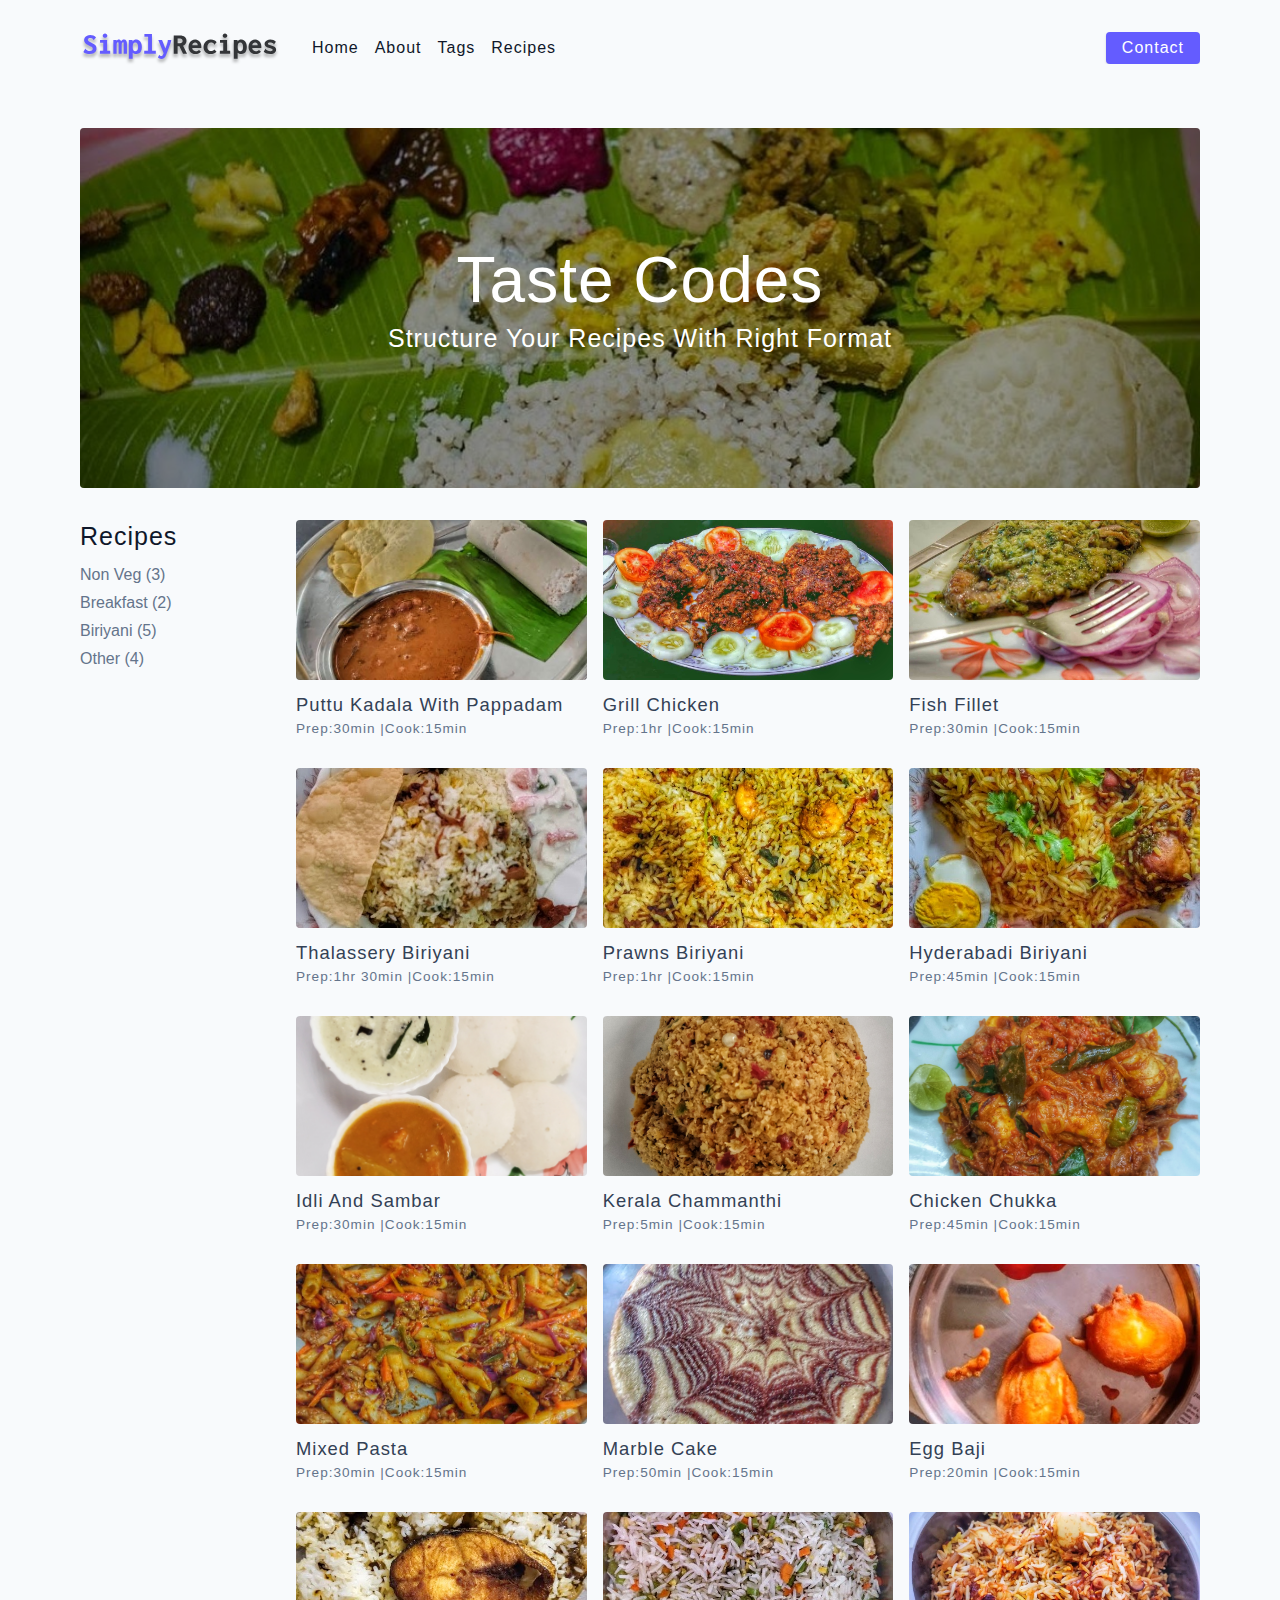
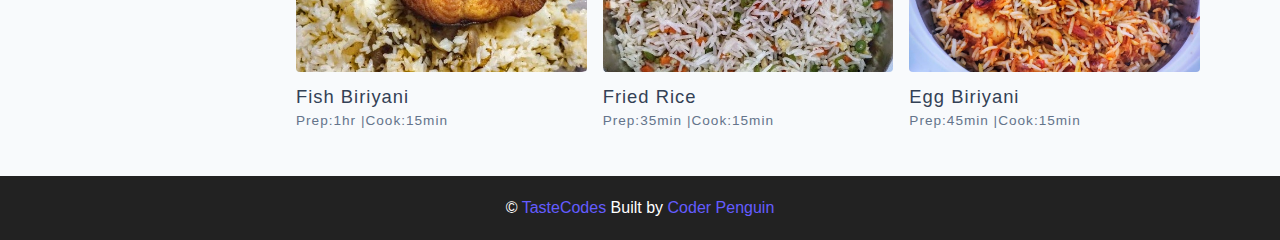
<file: index.html>
<!DOCTYPE html>
<html lang="en">

<head>
    <meta charset="UTF-8" />
    <meta http-equiv="X-UA-Compatible" content="IE=edge" />
    <meta name="viewport" content="width=device-width, initial-scale=1.0" />
    <title>Taste Codes</title>
    <!-- favicon -->
    <link rel="shortcut icon" href="./assets/favicon1.ico" type="image/x-icon" />
    <!-- normalize -->
    <link rel="stylesheet" href="./css/normalize.css" />
    <!-- font-awesome -->
    <link rel="stylesheet" href="https://cdnjs.cloudflare.com/ajax/libs/font-awesome/5.14.0/css/all.min.css" />
    <!-- main css -->
    <link rel="stylesheet" href="./css/main.css" />
</head>

<body>
    <!-- nav  -->
    <nav class="navbar">
        <div class="nav-center">
            <div class="nav-header">
                <a href="index.html" class="nav-logo">
                    <img src="./assets/logo.svg" alt="simply recipes" />
                </a>
                <button class="nav-btn btn">
        <i class="fas fa-align-justify"></i>
      </button>
            </div>
            <div class="nav-links">
                <a href="index.html" class="nav-link"> home </a>
                <a href="about.html" class="nav-link"> about </a>
                <a href="tags.html" class="nav-link"> tags </a>
                <a href="recipes.html" class="nav-link"> recipes </a>

                <div class="nav-link contact-link">
                    <a href="contact.html" class="btn"> contact </a>
                </div>
            </div>
        </div>
    </nav>
    <!-- end of nav -->
    <!--main-->
    <main class="page">
        <!--header-->
        <header class="hero">
            <div class="hero-container">
                <div class="hero-text">
                    <h1>Taste Codes</h1>
                    <h4>Structure your recipes with right format</h4>
                </div>
            </div>
        </header>
        <!--end of header-->
        <!--recipes container-->
        <section class="recipes-container">
            <!--tags container-->
            <div class="tags-container">
                <h4>Recipes</h4>
                <div class="tags-list">
                    <a href="nonveg.html">Non Veg (3)</a>
                    <a href="breakfast.html">breakfast (2)</a>
                    <a href="biriyani.html">Biriyani (5)</a>
                    <a href="other.html">Other (4)</a>
                </div>
            </div>
            <!--end of tags container-->
            <!--recipes list-->
            <div class=" recipes-list ">
                <!--single recipes-->
                <a href="single-recipe.html" class="recipe">
                    <img src="./assets/recipes/puttu kadala.jpeg" class="img recipe-img" alt="" />
                    <h5>Puttu Kadala with Pappadam</h5>
                    <p>Prep:30min |Cook:15min
                    </p>
                </a>
                <!--end of single recipes-->
                <!--single recipes-->
                <a href="single-recipe.html" class="recipe">
                    <img src="./assets/recipes/grillchicken.jpeg" class="img recipe-img" alt="" />
                    <h5>Grill Chicken</h5>
                    <p>Prep:1hr |Cook:15min
                    </p>
                    <!--single recipes-->
                    <a href="single-recipe.html" class="recipe">
                        <img src="./assets/recipes/fish fillet.jpeg" class="img recipe-img" alt="" />
                        <h5>Fish Fillet</h5>
                        <p>Prep:30min |Cook:15min
                        </p>
                    </a>
                    <!--end of single recipes-->
                    <!--single recipes-->
                    <a href="single-recipe.html" class="recipe">
                        <img src="./assets/recipes/thalassery biriyani.jpeg" class="img recipe-img" alt="" />
                        <h5>Thalassery Biriyani
                        </h5>
                        <p>Prep:1hr 30min |Cook:15min
                        </p>
                    </a>
                    <!--end of single recipes-->
                    <!--single recipes-->
                    <a href="single-recipe.html" class="recipe">
                        <img src="./assets/recipes/prwans biriyani.jpeg" class="img recipe-img" alt="" />
                        <h5>Prawns Biriyani
                        </h5>
                        <p>Prep:1hr |Cook:15min
                        </p>
                    </a>
                    <!--end of single recipes-->
                    <!--single recipes-->
                    <a href="single-recipe.html" class="recipe">
                        <img src="./assets/recipes/hyderabadi biriyani.jpeg" class="img recipe-img" alt="" />
                        <h5>Hyderabadi Biriyani
                        </h5>
                        <p>Prep:45min |Cook:15min
                        </p>
                    </a>
                    <!--end of single recipes-->
                    <!--single recipes-->
                    <a href="single-recipe.html" class="recipe">
                        <img src="./assets/recipes/idli.jpeg" class="img recipe-img" alt="" />
                        <h5>Idli and Sambar
                        </h5>
                        <p>Prep:30min |Cook:15min
                        </p>
                    </a>
                    <!--end of single recipes-->
                    <!--single recipes-->
                    <a href="single-recipe.html" class="recipe">
                        <img src="./assets/recipes/chammanthi.jpeg" class="img recipe-img" alt="" />
                        <h5>Kerala Chammanthi
                        </h5>
                        <p>Prep:5min |Cook:15min
                        </p>
                    </a>
                    <!--end of single recipes-->
                    <!--single recipes-->
                    <a href="single-recipe.html" class="recipe">
                        <img src="./assets/recipes/chicken chukka.jpeg" class="img recipe-img" alt="" />
                        <h5>Chicken Chukka
                        </h5>
                        <p>Prep:45min |Cook:15min
                        </p>
                    </a>
                    <!--end of single recipes-->
                    <!--single recipes-->
                    <a href="single-recipe.html" class="recipe">
                        <img src="./assets/recipes/pasta.jpeg" class="img recipe-img" alt="" />
                        <h5>Mixed Pasta
                        </h5>
                        <p>Prep:30min |Cook:15min
                        </p>
                    </a>
                    <!--end of single recipes-->
                    <!--single recipes-->
                    <a href="single-recipe.html" class="recipe">
                        <img src="./assets/recipes/marble cake.jpeg" class="img recipe-img" alt="" />
                        <h5>Marble Cake
                        </h5>
                        <p>Prep:50min |Cook:15min
                        </p>
                    </a>
                    <!--end of single recipes-->
                    <!--single recipes-->
                    <a href="single-recipe.html" class="recipe">
                        <img src="./assets/recipes/mutta burji.jpeg" class="img recipe-img" alt="" />
                        <h5>Egg Baji
                        </h5>
                        <p>Prep:20min |Cook:15min
                        </p>
                    </a>
                    <!--end of single recipes-->
                    <!--single recipes-->
                    <a href="single-recipe.html" class="recipe">
                        <img src="./assets/recipes/fish biriyani.jpeg" class="img recipe-img" alt="" />
                        <h5>Fish Biriyani
                        </h5>
                        <p>Prep:1hr |Cook:15min
                        </p>
                    </a>
                    <!--end of single recipes-->
                    <!--single recipes-->
                    <a href="single-recipe.html" class="recipe">
                        <img src="./assets/recipes/fried rice.jpeg" class="img recipe-img" alt="" />
                        <h5>Fried Rice
                        </h5>
                        <p>Prep:35min |Cook:15min
                        </p>
                    </a>
                    <!--end of single recipes-->
                    <!--single recipes-->
                    <a href="single-recipe.html" class="recipe">
                        <img src="./assets/recipes/egg biriyani.jpeg" class="img recipe-img" alt="" />
                        <h5>Egg Biriyani
                        </h5>
                        <p>Prep:45min |Cook:15min
                        </p>
                    </a>
                    <!--end of single recipes-->
            </div>
            <!--end of recipes list-->
        </section>
        <!--end of recipes container-->
    </main>
    <!--end of main-->
    <!--footer-->
    <footer class="page-footer ">
        <p>&copy;
            <span id="date "></span>
            <span class="footer-logo ">TasteCodes
                </span>Built by
            <a href="https://www.google.com/ ">Coder Penguin</p>
    </footer>
    <script src=" ./js/app.js ">
    </script>
</body>

</html>
</file>
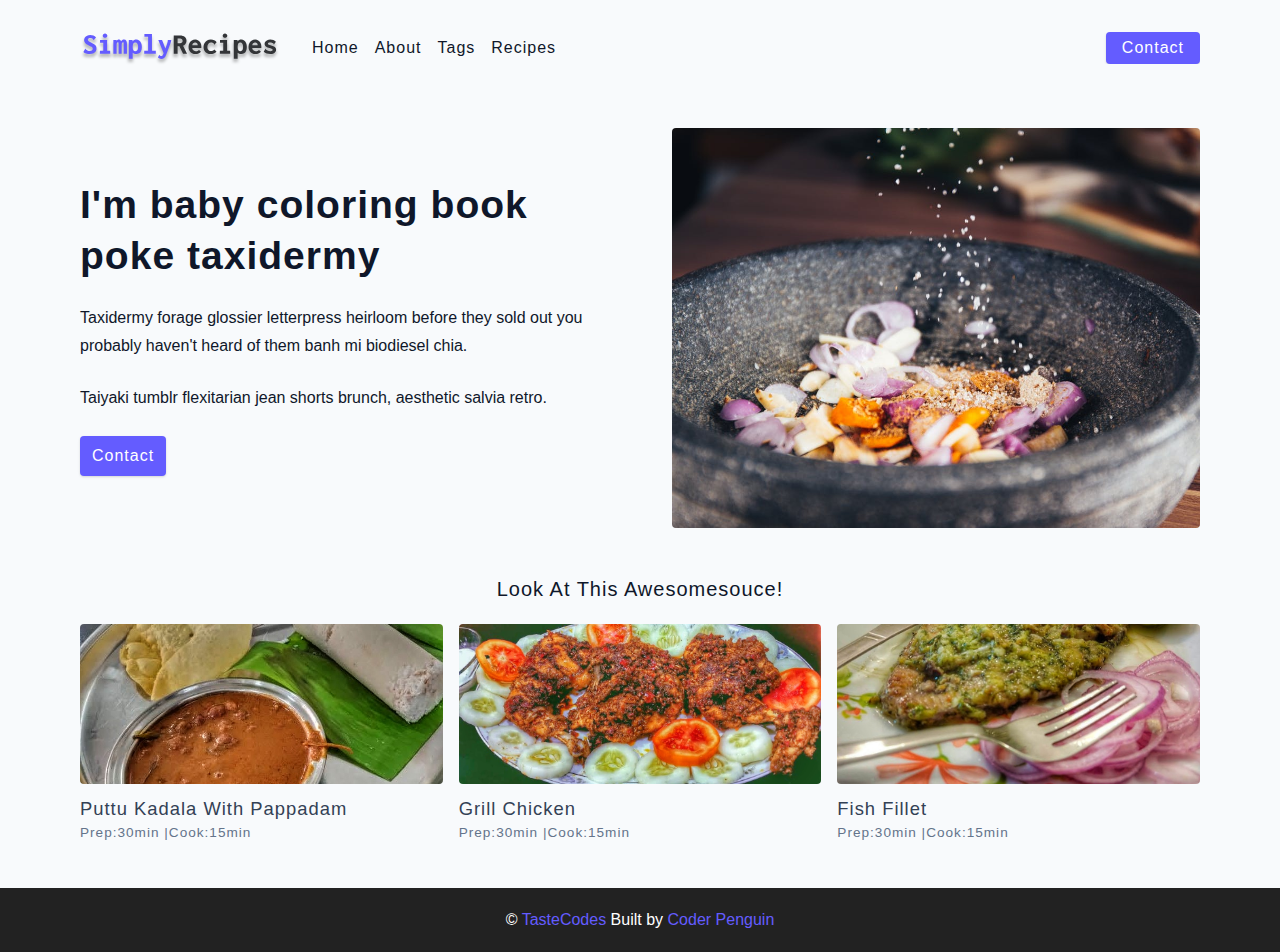
<file: about.html>
<!DOCTYPE html>
<html lang="en">

<head>
    <meta charset="UTF-8" />
    <meta http-equiv="X-UA-Compatible" content="IE=edge" />
    <meta name="viewport" content="width=device-width, initial-scale=1.0" />
    <title>About || Starter</title>
    <!-- favicon -->
    <link rel="shortcut icon" href="./assets/favicon1.ico" type="image/x-icon" />
    <!-- normalize -->
    <link rel="stylesheet" href="./css/normalize.css" />
    <!-- font-awesome -->
    <link rel="stylesheet" href="https://cdnjs.cloudflare.com/ajax/libs/font-awesome/5.14.0/css/all.min.css" />
    <!-- main css -->
    <link rel="stylesheet" href="./css/main.css" />
</head>

<body>
    <!-- nav  -->
    <nav class="navbar">
        <div class="nav-center">
            <div class="nav-header">
                <a href="index.html" class="nav-logo">
                    <img src="./assets/logo.svg" alt="simply recipes" />
                </a>
                <button class="nav-btn btn">
          <i class="fas fa-align-justify"></i>
        </button>
            </div>
            <div class="nav-links">
                <a href="index.html" class="nav-link"> home </a>
                <a href="about.html" class="nav-link"> about </a>
                <a href="tags.html" class="nav-link"> tags </a>
                <a href="recipes.html" class="nav-link"> recipes </a>

                <div class="nav-link contact-link">
                    <a href="contact.html" class="btn"> contact </a>
                </div>
            </div>
        </div>
    </nav>
    <!-- end of nav -->
    <main class="page">
        <section class="about-page">
            <article>
                <h2>I'm baby coloring book poke taxidermy</h2>
                <p>
                    Taxidermy forage glossier letterpress heirloom before they sold out you probably haven't heard of them banh mi biodiesel chia.
                </p>
                <p>
                    Taiyaki tumblr flexitarian jean shorts brunch, aesthetic salvia retro.
                </p>
                <a href="contact.html" class="btn"> contact </a>
            </article>
            <!-- needs fixes -->
            <img src="./assets/about.jpeg" alt="Person Pouring Salt in Bowl" class="img about-img" />
        </section>
        <section class="featured-recipes">
            <h5 class="featured-title">Look At This Awesomesouce!</h5>
            <div class="recipes-list">
                <!--single recipes-->
                <a href="single-recipe.html" class="recipe">
                    <img src="./assets/recipes/puttu kadala.jpeg" class="img recipe-img" alt="" />
                    <h5>Puttu Kadala with Pappadam</h5>
                    <p>Prep:30min |Cook:15min
                    </p>
                </a>
                <!--end of single recipes-->
                <!--single recipes-->
                <a href="single-recipe.html" class="recipe">
                    <img src="./assets/recipes/grillchicken.jpeg" class="img recipe-img" alt="" />
                    <h5>Grill Chicken</h5>
                    <p>Prep:30min |Cook:15min
                    </p>
                    <!--single recipes-->
                    <a href="single-recipe.html" class="recipe">
                        <img src="./assets/recipes/fish fillet.jpeg" class="img recipe-img" alt="" />
                        <h5>Fish Fillet</h5>
                        <p>Prep:30min |Cook:15min
                        </p>
                    </a>
                    <!--end of single recipes-->
            </div>
        </section>
    </main>

    <!-- footer -->
    <!--footer-->
    <footer class="page-footer ">
        <p>&copy;
            <span id="date "></span>
            <span class="footer-logo ">TasteCodes
                </span>Built by
            <a href="https://www.google.com/ ">Coder Penguin</p>
    </footer>
    <script src="./js/app.js"></script>
</body>

</html>
</file>
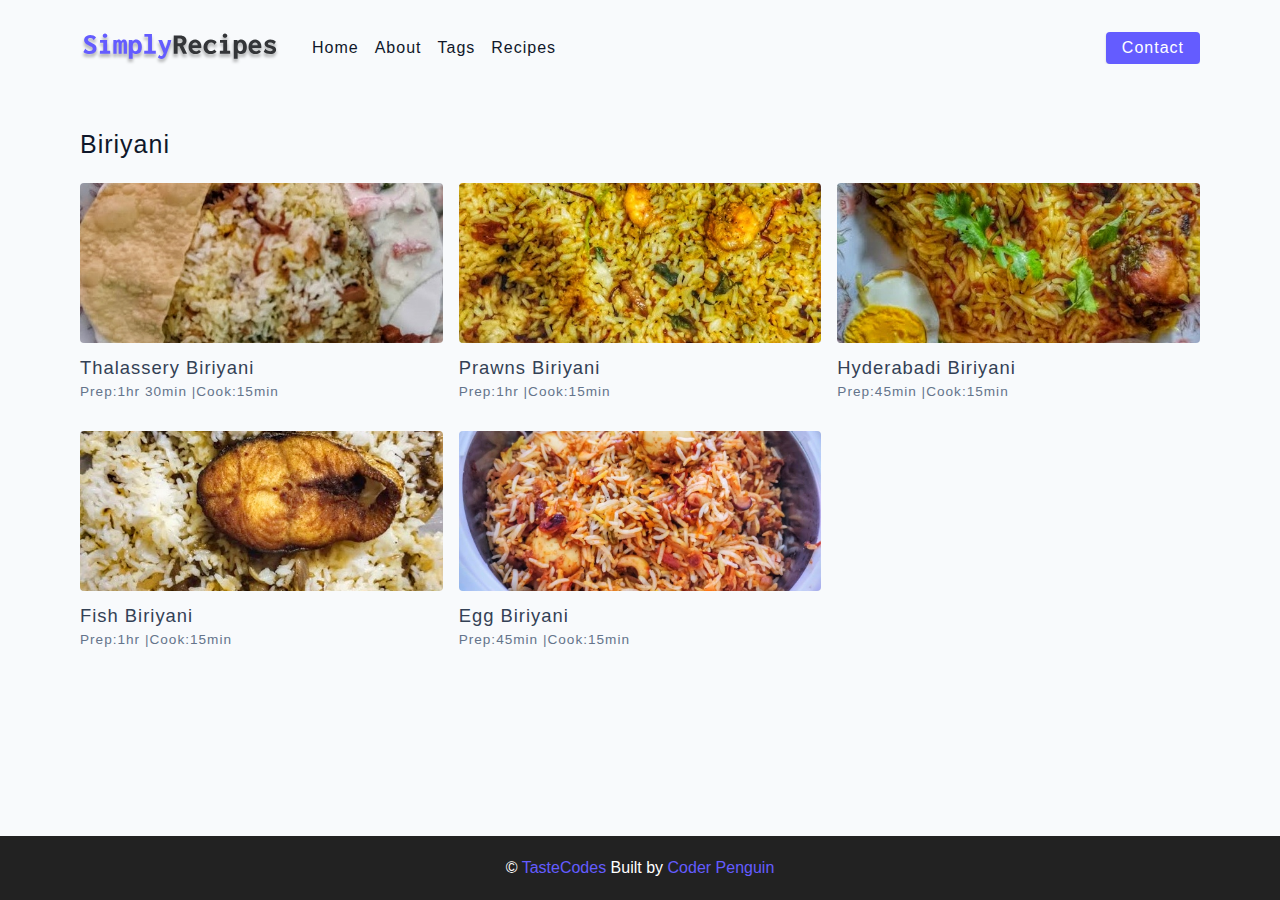
<file: biriyani.html>
<!DOCTYPE html>
<html lang="en">

<head>
    <meta charset="UTF-8" />
    <meta http-equiv="X-UA-Compatible" content="IE=edge" />
    <meta name="viewport" content="width=device-width, initial-scale=1.0" />
    <title>Breakfast|| Starter</title>
    <!-- favicon -->
    <link rel="shortcut icon" href="./assets/favicon1.ico" type="image/x-icon" />
    <!-- normalize -->
    <link rel="stylesheet" href="./css/normalize.css" />
    <!-- font-awesome -->
    <link rel="stylesheet" href="https://cdnjs.cloudflare.com/ajax/libs/font-awesome/5.14.0/css/all.min.css" />
    <!-- main css -->
    <link rel="stylesheet" href="./css/main.css" />
</head>

<body>
    <!-- nav  -->
    <nav class="navbar">
        <div class="nav-center">
            <div class="nav-header">
                <a href="index.html" class="nav-logo">
                    <img src="./assets/logo.svg" alt="simply recipes" />
                </a>
                <button class="nav-btn btn">
          <i class="fas fa-align-justify"></i>
        </button>
            </div>
            <div class="nav-links">
                <a href="index.html" class="nav-link"> home </a>
                <a href="about.html" class="nav-link"> about </a>
                <a href="tags.html" class="nav-link"> tags </a>
                <a href="recipes.html" class="nav-link"> recipes </a>

                <div class="nav-link contact-link">
                    <a href="contact.html" class="btn"> contact </a>
                </div>
            </div>
        </div>
    </nav>
    <!-- end of nav -->
    <main class="page">
        <div class="featured-recipes">
            <h4>Biriyani</h4>
            <!--recipes list-->
            <div class=" recipes-list ">
                <!--single recipes-->
                <a href="single-recipe.html" class="recipe">
                    <img src="./assets/recipes/thalassery biriyani.jpeg" class="img recipe-img" alt="" />
                    <h5>Thalassery Biriyani
                    </h5>
                    <p>Prep:1hr 30min |Cook:15min
                    </p>
                </a>
                <!--end of single recipes-->
               <!--single recipes-->
               <a href="single-recipe.html" class="recipe">
                <img src="./assets/recipes/prwans biriyani.jpeg" class="img recipe-img" alt="" />
                <h5>Prawns Biriyani
                </h5>
                <p>Prep:1hr |Cook:15min
                </p>
            </a>
            <!--end of single recipes-->
            <!--single recipes-->
            <a href="single-recipe.html" class="recipe">
                <img src="./assets/recipes/hyderabadi biriyani.jpeg" class="img recipe-img" alt="" />
                <h5>Hyderabadi Biriyani
                </h5>
                <p>Prep:45min |Cook:15min
                </p>
            </a>
            <!--end of single recipes-->
            <!--single recipes-->
            <a href="single-recipe.html" class="recipe">
                <img src="./assets/recipes/fish biriyani.jpeg" class="img recipe-img" alt="" />
                <h5>Fish Biriyani
                </h5>
                <p>Prep:1hr |Cook:15min
                </p>
            </a>
            <!--end of single recipes-->
            <!--single recipes-->
            <a href="single-recipe.html" class="recipe">
                <img src="./assets/recipes/egg biriyani.jpeg" class="img recipe-img" alt="" />
                <h5>Egg Biriyani
                </h5>
                <p>Prep:45min |Cook:15min
                </p>
            </a>
            <!--end of single recipes-->
                    
            </div>
            <!--end of recipes list-->

        </div>

    </main>
    <!-- footer -->
    <!--footer-->
    <footer class="page-footer ">
        <p>&copy;
            <span id="date "></span>
            <span class="footer-logo ">TasteCodes
                </span>Built by
            <a href="https://www.google.com/ ">Coder Penguin</p>
    </footer>
    <script src="./js/app.js"></script>
</body>

</html>
</file>
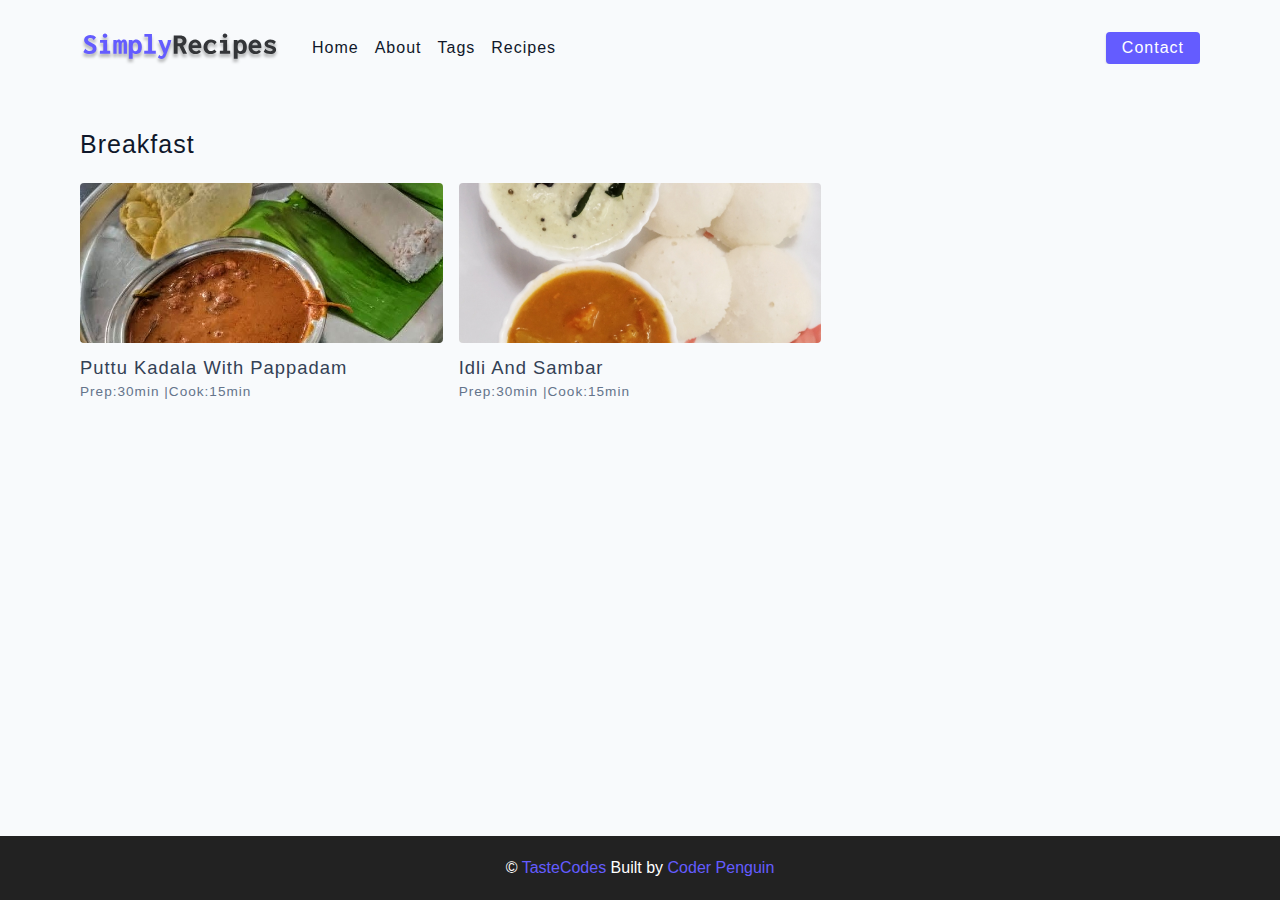
<file: breakfast.html>
<!DOCTYPE html>
<html lang="en">

<head>
    <meta charset="UTF-8" />
    <meta http-equiv="X-UA-Compatible" content="IE=edge" />
    <meta name="viewport" content="width=device-width, initial-scale=1.0" />
    <title>Breakfast|| Starter</title>
    <!-- favicon -->
    <link rel="shortcut icon" href="./assets/favicon1.ico" type="image/x-icon" />
    <!-- normalize -->
    <link rel="stylesheet" href="./css/normalize.css" />
    <!-- font-awesome -->
    <link rel="stylesheet" href="https://cdnjs.cloudflare.com/ajax/libs/font-awesome/5.14.0/css/all.min.css" />
    <!-- main css -->
    <link rel="stylesheet" href="./css/main.css" />
</head>

<body>
    <!-- nav  -->
    <nav class="navbar">
        <div class="nav-center">
            <div class="nav-header">
                <a href="index.html" class="nav-logo">
                    <img src="./assets/logo.svg" alt="simply recipes" />
                </a>
                <button class="nav-btn btn">
          <i class="fas fa-align-justify"></i>
        </button>
            </div>
            <div class="nav-links">
                <a href="index.html" class="nav-link"> home </a>
                <a href="about.html" class="nav-link"> about </a>
                <a href="tags.html" class="nav-link"> tags </a>
                <a href="recipes.html" class="nav-link"> recipes </a>

                <div class="nav-link contact-link">
                    <a href="contact.html" class="btn"> contact </a>
                </div>
            </div>
        </div>
    </nav>
    <!-- end of nav -->
    <main class="page">
        <div class="featured-recipes">
            <h4>Breakfast</h4>
            <!--recipes list-->
            <div class=" recipes-list ">
                <!--single recipes-->
                <a href="single-recipe.html" class="recipe">
                    <img src="./assets/recipes/puttu kadala.jpeg" class="img recipe-img" alt="" />
                    <h5>Puttu Kadala with Pappadam</h5>
                    <p>Prep:30min |Cook:15min
                    </p>
                </a>
                <!--end of single recipes-->
               <!--single recipes-->
               <a href="single-recipe.html" class="recipe">
                <img src="./assets/recipes/idli.jpeg" class="img recipe-img" alt="" />
                <h5>Idli and Sambar
                </h5>
                <p>Prep:30min |Cook:15min
                </p>
            </a>
            <!--end of single recipes-->
                    
            </div>
            <!--end of recipes list-->

        </div>

    </main>
    <!-- footer -->
    <!--footer-->
    <footer class="page-footer ">
        <p>&copy;
            <span id="date "></span>
            <span class="footer-logo ">TasteCodes
                </span>Built by
            <a href="https://www.google.com/ ">Coder Penguin</p>
    </footer>
    <script src="./js/app.js"></script>
</body>

</html>
</file>
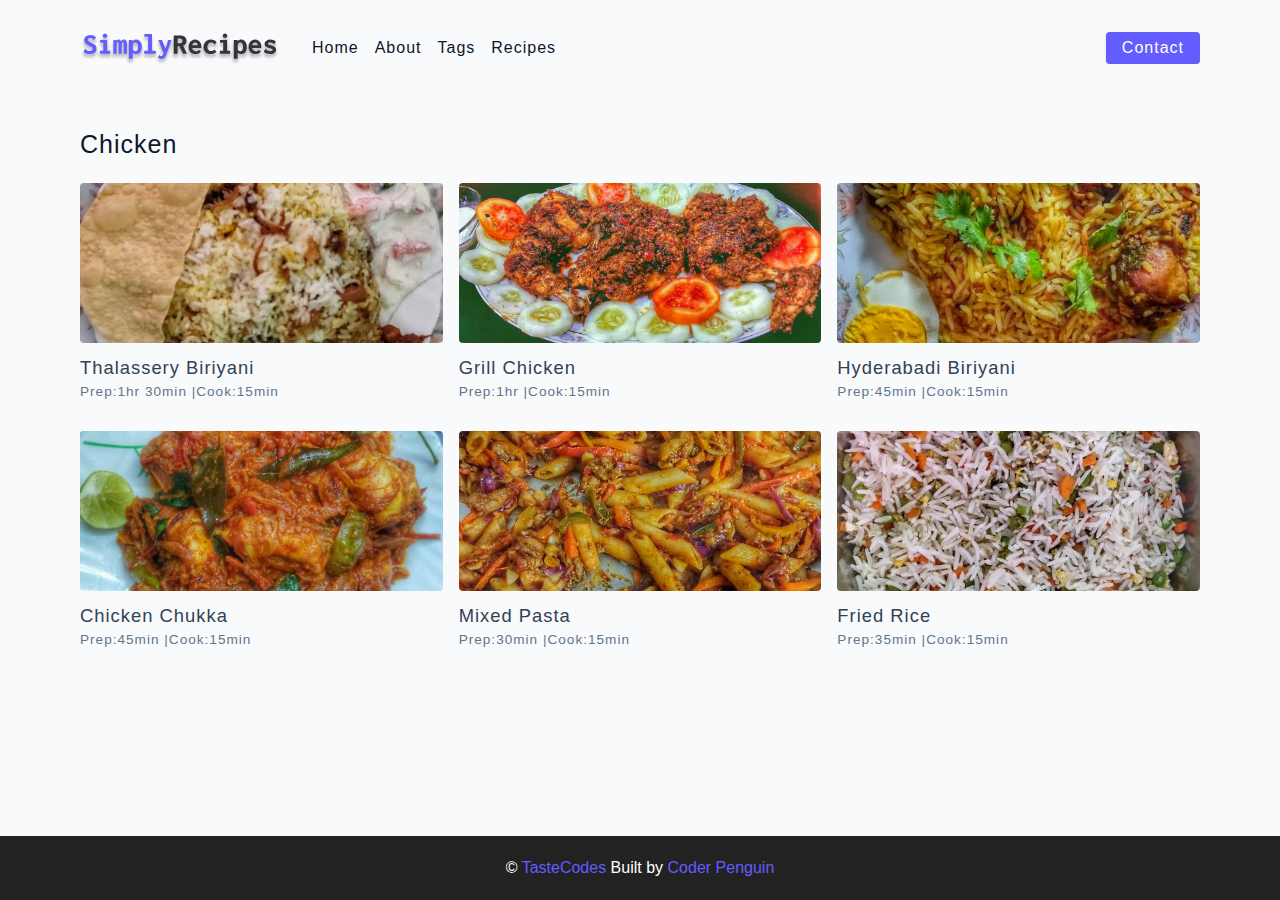
<file: chicken.html>
<!DOCTYPE html>
<html lang="en">

<head>
    <meta charset="UTF-8" />
    <meta http-equiv="X-UA-Compatible" content="IE=edge" />
    <meta name="viewport" content="width=device-width, initial-scale=1.0" />
    <title>Chicken|| Starter</title>
    <!-- favicon -->
    <link rel="shortcut icon" href="./assets/favicon1.ico" type="image/x-icon" />
    <!-- normalize -->
    <link rel="stylesheet" href="./css/normalize.css" />
    <!-- font-awesome -->
    <link rel="stylesheet" href="https://cdnjs.cloudflare.com/ajax/libs/font-awesome/5.14.0/css/all.min.css" />
    <!-- main css -->
    <link rel="stylesheet" href="./css/main.css" />
</head>

<body>
    <!-- nav  -->
    <nav class="navbar">
        <div class="nav-center">
            <div class="nav-header">
                <a href="index.html" class="nav-logo">
                    <img src="./assets/logo.svg" alt="simply recipes" />
                </a>
                <button class="nav-btn btn">
          <i class="fas fa-align-justify"></i>
        </button>
            </div>
            <div class="nav-links">
                <a href="index.html" class="nav-link"> home </a>
                <a href="about.html" class="nav-link"> about </a>
                <a href="tags.html" class="nav-link"> tags </a>
                <a href="recipes.html" class="nav-link"> recipes </a>

                <div class="nav-link contact-link">
                    <a href="contact.html" class="btn"> contact </a>
                </div>
            </div>
        </div>
    </nav>
    <!-- end of nav -->
    <main class="page">
        <div class="featured-recipes">
            <h4>Chicken</h4>
            <!--recipes list-->
            <div class=" recipes-list ">
                <!--single recipes-->
                <a href="single-recipe.html" class="recipe">
                    <img src="./assets/recipes/thalassery biriyani.jpeg" class="img recipe-img" alt="" />
                    <h5>Thalassery Biriyani
                    </h5>
                    <p>Prep:1hr 30min |Cook:15min
                    </p>
                </a>
                <!--end of single recipes-->
               <!--single recipes-->
               <a href="single-recipe.html" class="recipe">
                <img src="./assets/recipes/grillchicken.jpeg" class="img recipe-img" alt="" />
                <h5>Grill Chicken</h5>
                <p>Prep:1hr |Cook:15min
                </p>
            <!--single recipes-->
            <a href="single-recipe.html" class="recipe">
                <img src="./assets/recipes/hyderabadi biriyani.jpeg" class="img recipe-img" alt="" />
                <h5>Hyderabadi Biriyani
                </h5>
                <p>Prep:45min |Cook:15min
                </p>
            </a>
            <!--end of single recipes-->
            <!--single recipes-->
            <a href="single-recipe.html" class="recipe">
                <img src="./assets/recipes/chicken chukka.jpeg" class="img recipe-img" alt="" />
                <h5>Chicken Chukka
                </h5>
                <p>Prep:45min |Cook:15min
                </p>
            </a>
            <!--end of single recipes-->
            <a href="single-recipe.html" class="recipe">
                <img src="./assets/recipes/pasta.jpeg" class="img recipe-img" alt="" />
                <h5>Mixed Pasta
                </h5>
                <p>Prep:30min |Cook:15min
                </p>
            </a>
            <!--end of single recipes-->
             <!--single recipes-->
             <a href="single-recipe.html" class="recipe">
                <img src="./assets/recipes/fried rice.jpeg" class="img recipe-img" alt="" />
                <h5>Fried Rice
                </h5>
                <p>Prep:35min |Cook:15min
                </p>
            </a>
            <!--end of single recipes-->
            </div>
            <!--end of recipes list-->

        </div>

    </main>
    <!-- footer -->
    <!--footer-->
    <footer class="page-footer ">
        <p>&copy;
            <span id="date "></span>
            <span class="footer-logo ">TasteCodes
                </span>Built by
            <a href="https://www.google.com/ ">Coder Penguin</p>
    </footer>
    <script src="./js/app.js"></script>
</body>

</html>
</file>
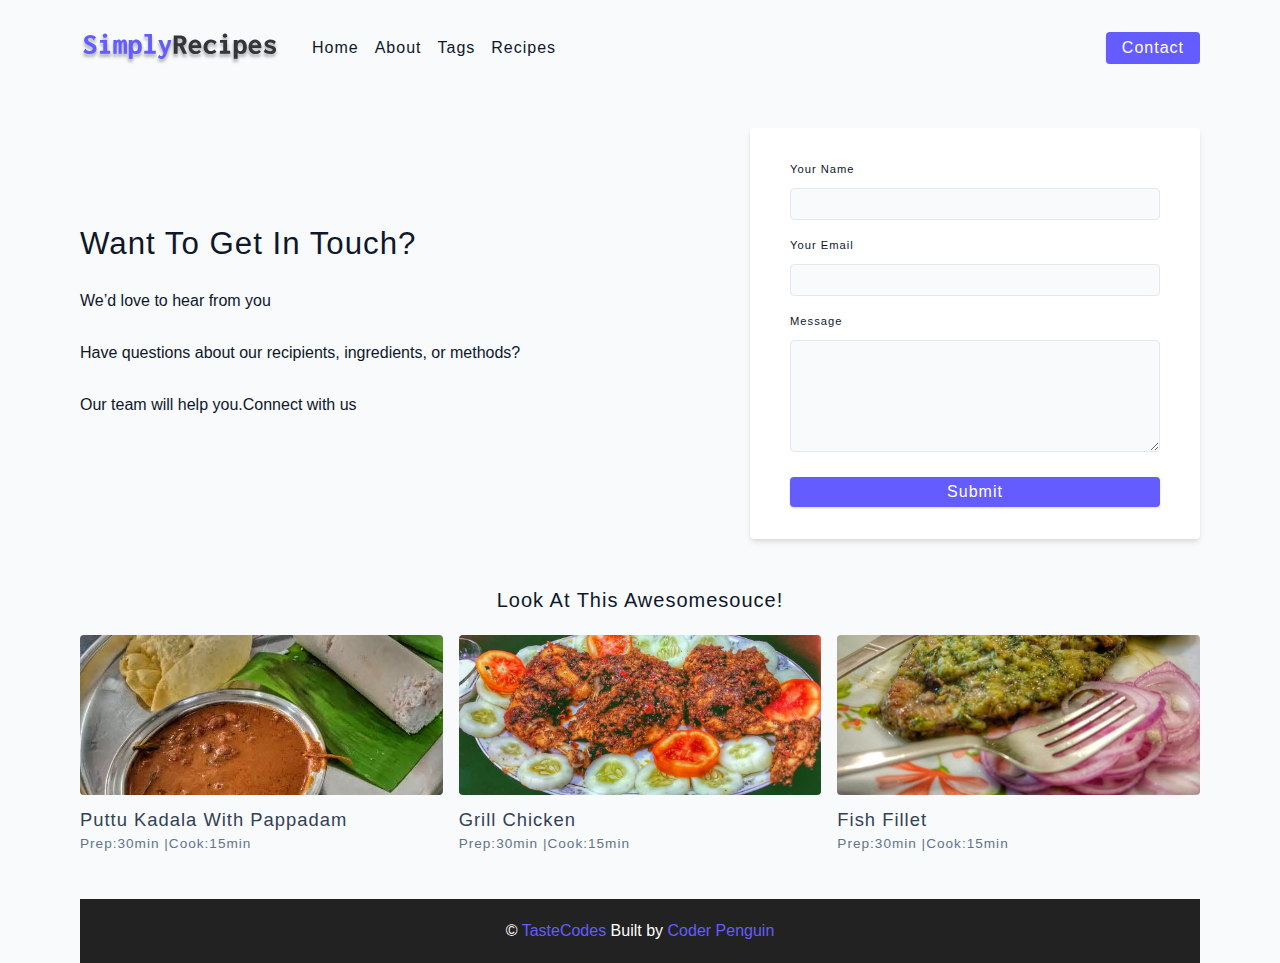
<file: contact.html>
<!DOCTYPE html>
<html lang="en">

<head>
    <meta charset="UTF-8" />
    <meta http-equiv="X-UA-Compatible" content="IE=edge" />
    <meta name="viewport" content="width=device-width, initial-scale=1.0" />
    <title>Contact || Starter</title>
    <!-- favicon -->
    <link rel="shortcut icon" href="./assets/favicon1.ico" type="image/x-icon" />
    <!-- normalize -->
    <link rel="stylesheet" href="./css/normalize.css" />
    <!-- font-awesome -->
    <link rel="stylesheet" href="https://cdnjs.cloudflare.com/ajax/libs/font-awesome/5.14.0/css/all.min.css" />
    <!-- main css -->
    <link rel="stylesheet" href="./css/main.css" />
</head>

<body>
    <!-- nav  -->
    <nav class="navbar">
        <div class="nav-center">
            <div class="nav-header">
                <a href="index.html" class="nav-logo">
                    <img src="./assets/logo.svg" alt="simply recipes" />
                </a>
                <button class="nav-btn btn">
          <i class="fas fa-align-justify"></i>
        </button>
            </div>
            <div class="nav-links">
                <a href="index.html" class="nav-link"> home </a>
                <a href="about.html" class="nav-link"> about </a>
                <a href="tags.html" class="nav-link"> tags </a>
                <a href="recipes.html" class="nav-link"> recipes </a>

                <div class="nav-link contact-link">
                    <a href="contact.html" class="btn"> contact </a>
                </div>
            </div>
        </div>
    </nav>
    <!-- end of nav -->
    <main class="page">
        <section class="contact-container">
            <article class="contact-info">
                <h3>Want To Get In Touch?</h3>
                <p>We’d love to hear from you
                    
                    
                    
                </p>
                <p> Have questions about our recipients, ingredients, or methods?
                </p>
                <p>Our team will help you.Connect with us</p>
            </article>
            <article>
                <form class=" form contact-form ">
                    <!--Single form row-->
                    <div class="form-row">
                        <label for="name" class="form-label">Your name</label>
                        <input type="text" name="name" id="name" class="form-input">
                    </div>
                    <!--end of Single form row-->
                    <!--Single form row-->
                    <div class="form-row">
                        <label for="email" class="form-label">Your Email</label>
                        <input type="email" name="email" id="email" class="form-input">
                    </div>
                    <!--end of Single form row-->
                    <!--Single form row-->
                    <div class="form-row">
                        <label for="message" class="form-label">Message</label>
                        <textarea name=" message " id="message" class="form-textarea"></textarea>
                    </div>
                    <!--end of Single form row-->
                    <button type="submit" class="btn btn-block">Submit</button>
                </form>
            </article>
        </section>
        <section class="featured-recipes ">
            <h5 class="featured-title ">Look At This Awesomesouce!</h5>
            <div class="recipes-list ">
                <!--single recipes-->
                <a href="single-recipe.html " class="recipe ">
                    <img src="./assets/recipes/puttu kadala.jpeg " class="img recipe-img " alt=" " />
                    <h5>Puttu Kadala with Pappadam</h5>
                    <p>Prep:30min |Cook:15min
                    </p>
                </a>
                <!--end of single recipes-->
                <!--single recipes-->
                <a href="single-recipe.html " class="recipe ">
                    <img src="./assets/recipes/grillchicken.jpeg " class="img recipe-img " alt=" " />
                    <h5>Grill Chicken</h5>
                    <p>Prep:30min |Cook:15min
                    </p>
                    <!--single recipes-->
                    <a href="single-recipe.html " class="recipe ">
                        <img src="./assets/recipes/fish fillet.jpeg " class="img recipe-img " alt=" " />
                        <h5>Fish Fillet</h5>
                        <p>Prep:30min |Cook:15min
                        </p>
                    </a>
                    <!--end of single recipes-->
            </div>
        </section>
        <!--footer-->
        <footer class="page-footer ">
            <p>&copy;
                <span id="date "></span>
                <span class="footer-logo ">TasteCodes
            </span>Built by
                <a href="https://www.google.com/ ">Coder Penguin</p>
</footer>
</body>

</html>
</file>
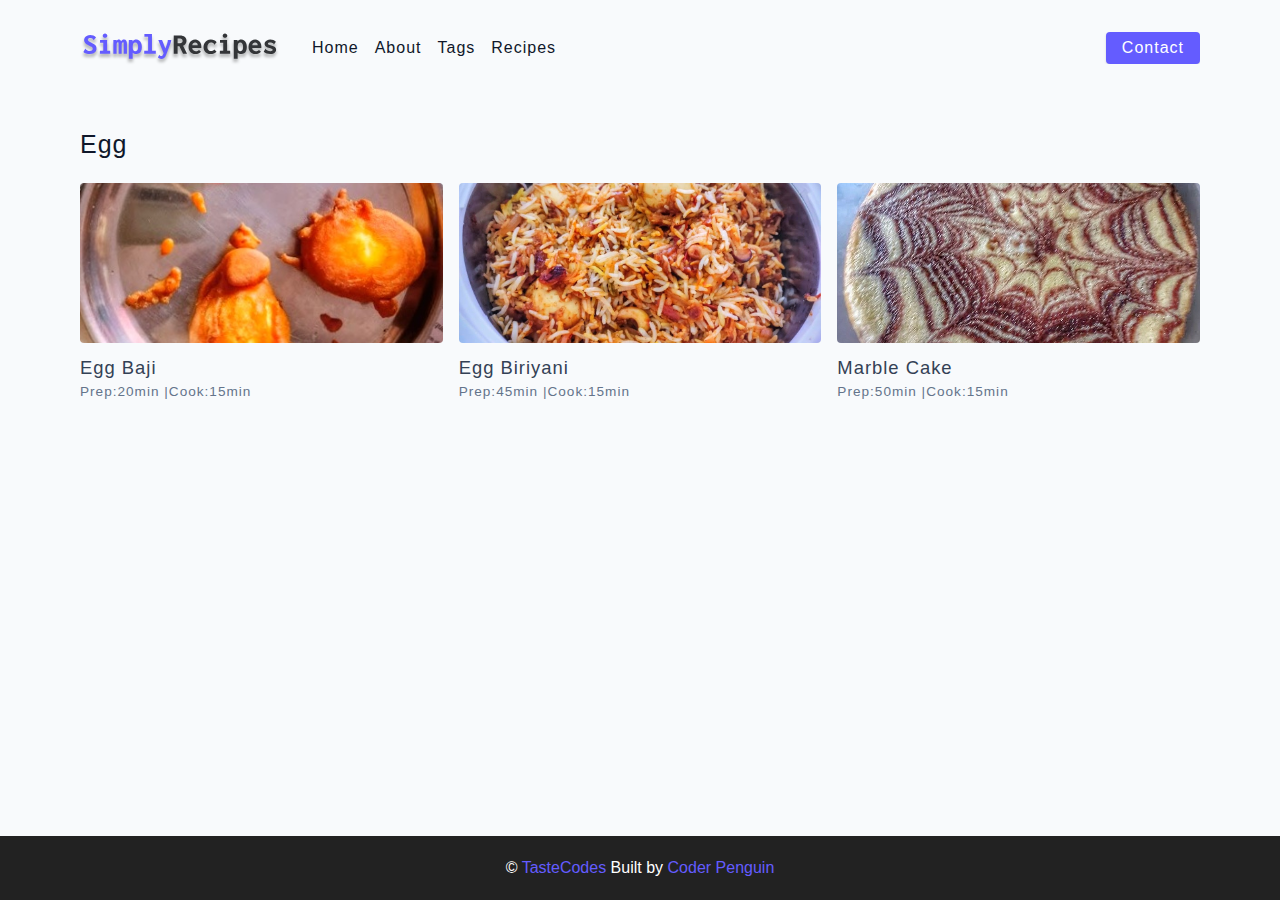
<file: egg.html>
<!DOCTYPE html>
<html lang="en">

<head>
    <meta charset="UTF-8" />
    <meta http-equiv="X-UA-Compatible" content="IE=edge" />
    <meta name="viewport" content="width=device-width, initial-scale=1.0" />
    <title>Egg|| Starter</title>
    <!-- favicon -->
    <link rel="shortcut icon" href="./assets/favicon1.ico" type="image/x-icon" />
    <!-- normalize -->
    <link rel="stylesheet" href="./css/normalize.css" />
    <!-- font-awesome -->
    <link rel="stylesheet" href="https://cdnjs.cloudflare.com/ajax/libs/font-awesome/5.14.0/css/all.min.css" />
    <!-- main css -->
    <link rel="stylesheet" href="./css/main.css" />
</head>

<body>
    <!-- nav  -->
    <nav class="navbar">
        <div class="nav-center">
            <div class="nav-header">
                <a href="index.html" class="nav-logo">
                    <img src="./assets/logo.svg" alt="simply recipes" />
                </a>
                <button class="nav-btn btn">
          <i class="fas fa-align-justify"></i>
        </button>
            </div>
            <div class="nav-links">
                <a href="index.html" class="nav-link"> home </a>
                <a href="about.html" class="nav-link"> about </a>
                <a href="tags.html" class="nav-link"> tags </a>
                <a href="recipes.html" class="nav-link"> recipes </a>

                <div class="nav-link contact-link">
                    <a href="contact.html" class="btn"> contact </a>
                </div>
            </div>
        </div>
    </nav>
    <!-- end of nav -->
    <main class="page">
        <div class="featured-recipes">
            <h4>Egg</h4>
            <!--recipes list-->
            <div class=" recipes-list ">
                <!--single recipes-->
                <a href="single-recipe.html" class="recipe">
                    <img src="./assets/recipes/mutta burji.jpeg" class="img recipe-img" alt="" />
                    <h5>Egg Baji
                    </h5>
                    <p>Prep:20min |Cook:15min
                    </p>
                </a>
                <!--end of single recipes-->
                <!--single recipes-->
                <a href="single-recipe.html" class="recipe">
                    <img src="./assets/recipes/egg biriyani.jpeg" class="img recipe-img" alt="" />
                    <h5>Egg Biriyani
                    </h5>
                    <p>Prep:45min |Cook:15min
                    </p>
                </a>
                <!--end of single recipes-->
            <!--single recipes-->
            <a href="single-recipe.html" class="recipe">
                <img src="./assets/recipes/marble cake.jpeg" class="img recipe-img" alt="" />
                <h5>Marble Cake
                </h5>
                <p>Prep:50min |Cook:15min
                </p>
            </a>
            <!--end of single recipes-->
           
            </div>
            <!--end of recipes list-->

        </div>

    </main>
    <!-- footer -->
    <!--footer-->
    <footer class="page-footer ">
        <p>&copy;
            <span id="date "></span>
            <span class="footer-logo ">TasteCodes
                </span>Built by
            <a href="https://www.google.com/ ">Coder Penguin</p>
    </footer>
    <script src="./js/app.js"></script>
</body>

</html>
</file>
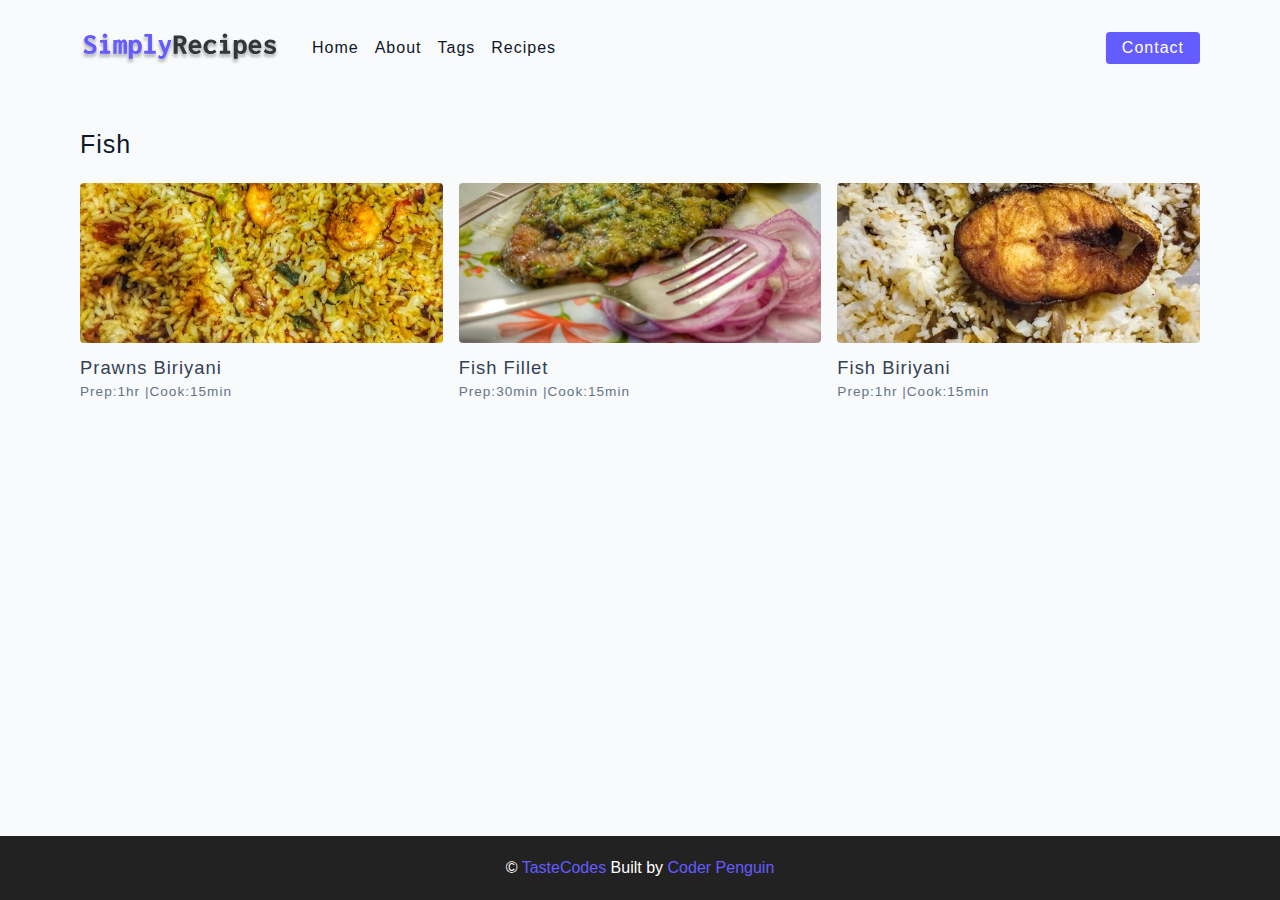
<file: fish.html>
<!DOCTYPE html>
<html lang="en">

<head>
    <meta charset="UTF-8" />
    <meta http-equiv="X-UA-Compatible" content="IE=edge" />
    <meta name="viewport" content="width=device-width, initial-scale=1.0" />
    <title>Fish|| Starter</title>
    <!-- favicon -->
    <link rel="shortcut icon" href="./assets/favicon1.ico" type="image/x-icon" />
    <!-- normalize -->
    <link rel="stylesheet" href="./css/normalize.css" />
    <!-- font-awesome -->
    <link rel="stylesheet" href="https://cdnjs.cloudflare.com/ajax/libs/font-awesome/5.14.0/css/all.min.css" />
    <!-- main css -->
    <link rel="stylesheet" href="./css/main.css" />
</head>

<body>
    <!-- nav  -->
    <nav class="navbar">
        <div class="nav-center">
            <div class="nav-header">
                <a href="index.html" class="nav-logo">
                    <img src="./assets/logo.svg" alt="simply recipes" />
                </a>
                <button class="nav-btn btn">
          <i class="fas fa-align-justify"></i>
        </button>
            </div>
            <div class="nav-links">
                <a href="index.html" class="nav-link"> home </a>
                <a href="about.html" class="nav-link"> about </a>
                <a href="tags.html" class="nav-link"> tags </a>
                <a href="recipes.html" class="nav-link"> recipes </a>

                <div class="nav-link contact-link">
                    <a href="contact.html" class="btn"> contact </a>
                </div>
            </div>
        </div>
    </nav>
    <!-- end of nav -->
    <main class="page">
        <div class="featured-recipes">
            <h4>Fish</h4>
            <!--recipes list-->
            <div class=" recipes-list ">
                <!--single recipes-->
                <a href="single-recipe.html" class="recipe">
                    <img src="./assets/recipes/prwans biriyani.jpeg" class="img recipe-img" alt="" />
                    <h5>Prawns Biriyani
                    </h5>
                    <p>Prep:1hr |Cook:15min
                    </p>
                </a>
                <!--end of single recipes-->
                <!--single recipes-->
                <a href="single-recipe.html" class="recipe">
                    <img src="./assets/recipes/fish fillet.jpeg" class="img recipe-img" alt="" />
                    <h5>Fish Fillet</h5>
                    <p>Prep:30min |Cook:15min
                    </p>
                </a>
                <!--end of single recipes-->
            <!--single recipes-->
            <a href="single-recipe.html" class="recipe">
                <img src="./assets/recipes/fish biriyani.jpeg" class="img recipe-img" alt="" />
                <h5>Fish Biriyani
                </h5>
                <p>Prep:1hr |Cook:15min
                </p>
            </a>
            <!--end of single recipes-->
           
            </div>
            <!--end of recipes list-->

        </div>

    </main>
    <!-- footer -->
    <!--footer-->
    <footer class="page-footer ">
        <p>&copy;
            <span id="date "></span>
            <span class="footer-logo ">TasteCodes
                </span>Built by
            <a href="https://www.google.com/ ">Coder Penguin</p>
    </footer>
    <script src="./js/app.js"></script>
</body>

</html>
</file>
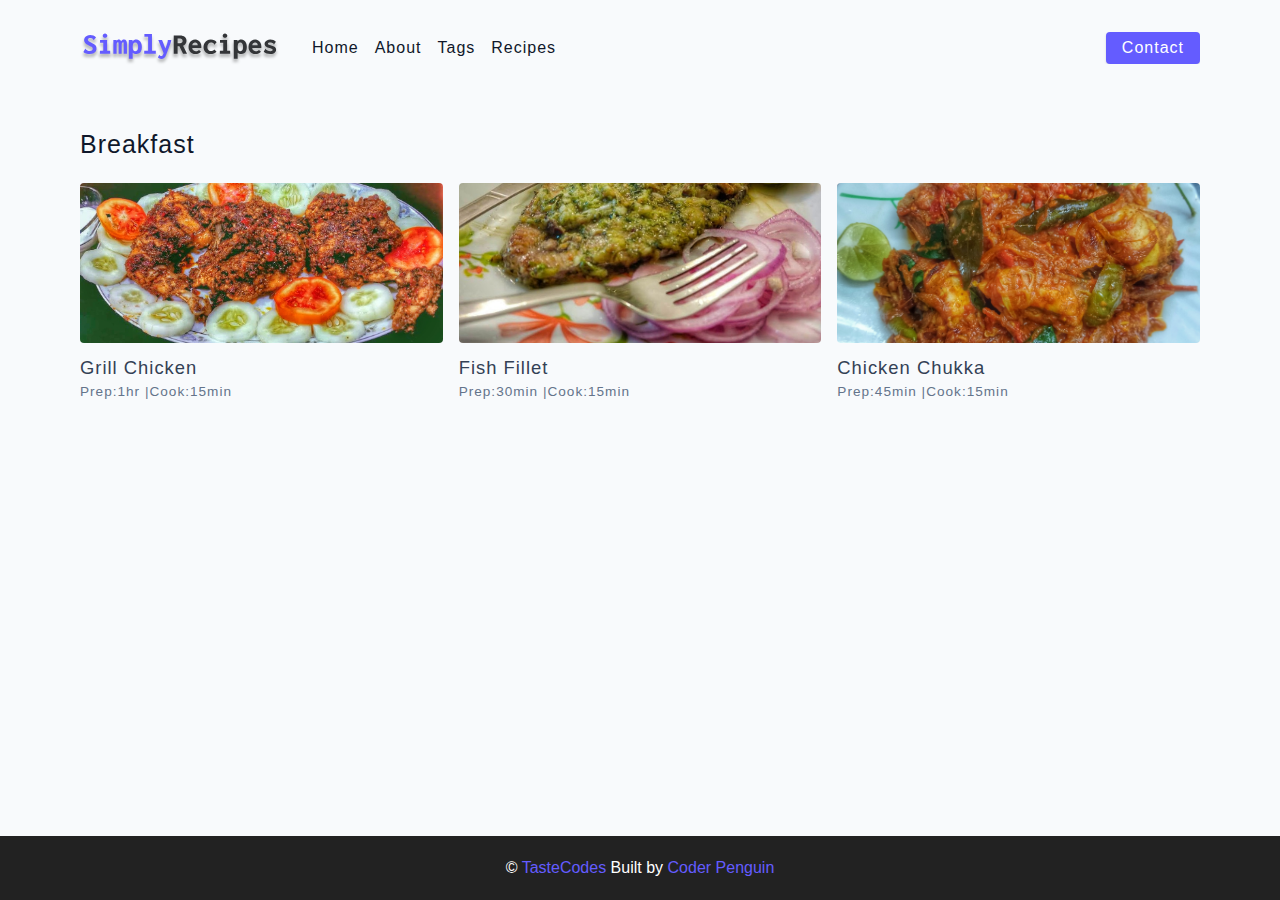
<file: nonveg.html>
<!DOCTYPE html>
<html lang="en">

<head>
    <meta charset="UTF-8" />
    <meta http-equiv="X-UA-Compatible" content="IE=edge" />
    <meta name="viewport" content="width=device-width, initial-scale=1.0" />
    <title>Non veg|| Starter</title>
    <!-- favicon -->
    <link rel="shortcut icon" href="./assets/favicon1.ico" type="image/x-icon" />
    <!-- normalize -->
    <link rel="stylesheet" href="./css/normalize.css" />
    <!-- font-awesome -->
    <link rel="stylesheet" href="https://cdnjs.cloudflare.com/ajax/libs/font-awesome/5.14.0/css/all.min.css" />
    <!-- main css -->
    <link rel="stylesheet" href="./css/main.css" />
</head>

<body>
    <!-- nav  -->
    <nav class="navbar">
        <div class="nav-center">
            <div class="nav-header">
                <a href="index.html" class="nav-logo">
                    <img src="./assets/logo.svg" alt="simply recipes" />
                </a>
                <button class="nav-btn btn">
          <i class="fas fa-align-justify"></i>
        </button>
            </div>
            <div class="nav-links">
                <a href="index.html" class="nav-link"> home </a>
                <a href="about.html" class="nav-link"> about </a>
                <a href="tags.html" class="nav-link"> tags </a>
                <a href="recipes.html" class="nav-link"> recipes </a>

                <div class="nav-link contact-link">
                    <a href="contact.html" class="btn"> contact </a>
                </div>
            </div>
        </div>
    </nav>
    <!-- end of nav -->
    <main class="page">
        <div class="featured-recipes">
            <h4>Breakfast</h4>
            <!--recipes list-->
            <div class=" recipes-list ">
                <!--single recipes-->
                <a href="single-recipe.html" class="recipe">
                    <img src="./assets/recipes/grillchicken.jpeg" class="img recipe-img" alt="" />
                    <h5>Grill Chicken</h5>
                    <p>Prep:1hr |Cook:15min
                    </p>
                    <!--single recipes-->
                    <a href="single-recipe.html" class="recipe">
                        <img src="./assets/recipes/fish fillet.jpeg" class="img recipe-img" alt="" />
                        <h5>Fish Fillet</h5>
                        <p>Prep:30min |Cook:15min
                        </p>
                    </a>
                    <!--end of single recipes-->
                    <!--single recipes-->
                    <a href="single-recipe.html" class="recipe">
                        <img src="./assets/recipes/chicken chukka.jpeg" class="img recipe-img" alt="" />
                        <h5>Chicken Chukka
                        </h5>
                        <p>Prep:45min |Cook:15min
                        </p>
                    </a>
                    <!--end of single recipes--> 
            </div>
            <!--end of recipes list-->

        </div>

    </main>
    <!-- footer -->
    <!--footer-->
    <footer class="page-footer ">
        <p>&copy;
            <span id="date "></span>
            <span class="footer-logo ">TasteCodes
                </span>Built by
            <a href="https://www.google.com/ ">Coder Penguin</p>
    </footer>
    <script src="./js/app.js"></script>
</body>

</html>
</file>
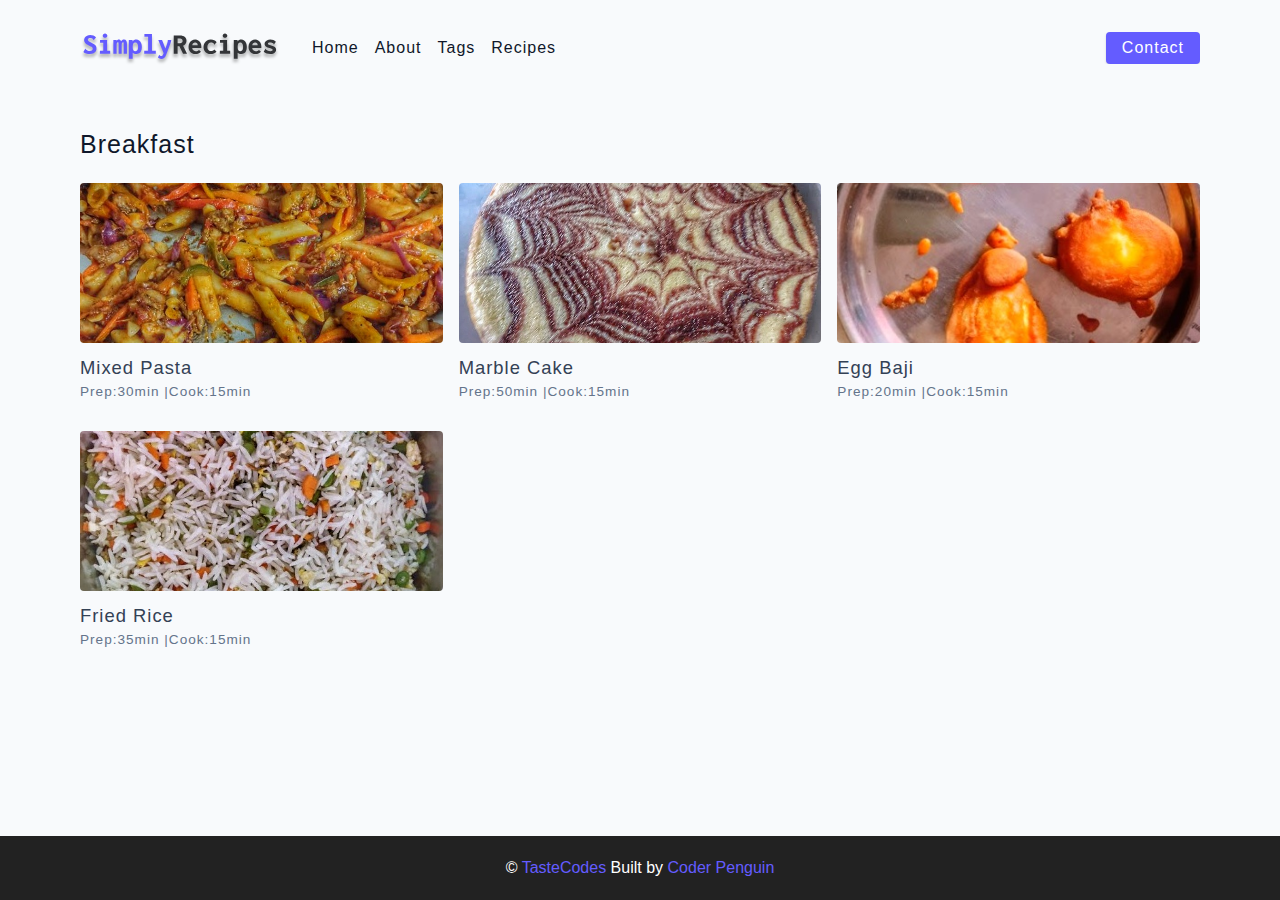
<file: other.html>
<!DOCTYPE html>
<html lang="en">

<head>
    <meta charset="UTF-8" />
    <meta http-equiv="X-UA-Compatible" content="IE=edge" />
    <meta name="viewport" content="width=device-width, initial-scale=1.0" />
    <title>Other|| Starter</title>
    <!-- favicon -->
    <link rel="shortcut icon" href="./assets/favicon1.ico" type="image/x-icon" />
    <!-- normalize -->
    <link rel="stylesheet" href="./css/normalize.css" />
    <!-- font-awesome -->
    <link rel="stylesheet" href="https://cdnjs.cloudflare.com/ajax/libs/font-awesome/5.14.0/css/all.min.css" />
    <!-- main css -->
    <link rel="stylesheet" href="./css/main.css" />
</head>

<body>
    <!-- nav  -->
    <nav class="navbar">
        <div class="nav-center">
            <div class="nav-header">
                <a href="index.html" class="nav-logo">
                    <img src="./assets/logo.svg" alt="simply recipes" />
                </a>
                <button class="nav-btn btn">
          <i class="fas fa-align-justify"></i>
        </button>
            </div>
            <div class="nav-links">
                <a href="index.html" class="nav-link"> home </a>
                <a href="about.html" class="nav-link"> about </a>
                <a href="tags.html" class="nav-link"> tags </a>
                <a href="recipes.html" class="nav-link"> recipes </a>

                <div class="nav-link contact-link">
                    <a href="contact.html" class="btn"> contact </a>
                </div>
            </div>
        </div>
    </nav>
    <!-- end of nav -->
    <main class="page">
        <div class="featured-recipes">
            <h4>Breakfast</h4>
            <!--recipes list-->
            <div class=" recipes-list ">
                <!--single recipes-->
                <a href="single-recipe.html" class="recipe">
                    <img src="./assets/recipes/pasta.jpeg" class="img recipe-img" alt="" />
                    <h5>Mixed Pasta
                    </h5>
                    <p>Prep:30min |Cook:15min
                    </p>
                </a>
                <!--end of single recipes-->
                    <!--single recipes-->
                    <a href="single-recipe.html" class="recipe">
                        <img src="./assets/recipes/marble cake.jpeg" class="img recipe-img" alt="" />
                        <h5>Marble Cake
                        </h5>
                        <p>Prep:50min |Cook:15min
                        </p>
                    </a>
                    <!--end of single recipes-->
                    <!--single recipes-->
                    <a href="single-recipe.html" class="recipe">
                        <img src="./assets/recipes/mutta burji.jpeg" class="img recipe-img" alt="" />
                        <h5>Egg Baji
                        </h5>
                        <p>Prep:20min |Cook:15min
                        </p>
                    </a>
                    <!--end of single recipes-->
                    <!--single recipes-->
                    <a href="single-recipe.html" class="recipe">
                        <img src="./assets/recipes/fried rice.jpeg" class="img recipe-img" alt="" />
                        <h5>Fried Rice
                        </h5>
                        <p>Prep:35min |Cook:15min
                        </p>
                    </a>
                    <!--end of single recipes-->
            </div>
            <!--end of recipes list-->

        </div>

    </main>
    <!-- footer -->
    <!--footer-->
    <footer class="page-footer ">
        <p>&copy;
            <span id="date "></span>
            <span class="footer-logo ">TasteCodes
                </span>Built by
            <a href="https://www.google.com/ ">Coder Penguin</p>
    </footer>
    <script src="./js/app.js"></script>
</body>

</html>
</file>
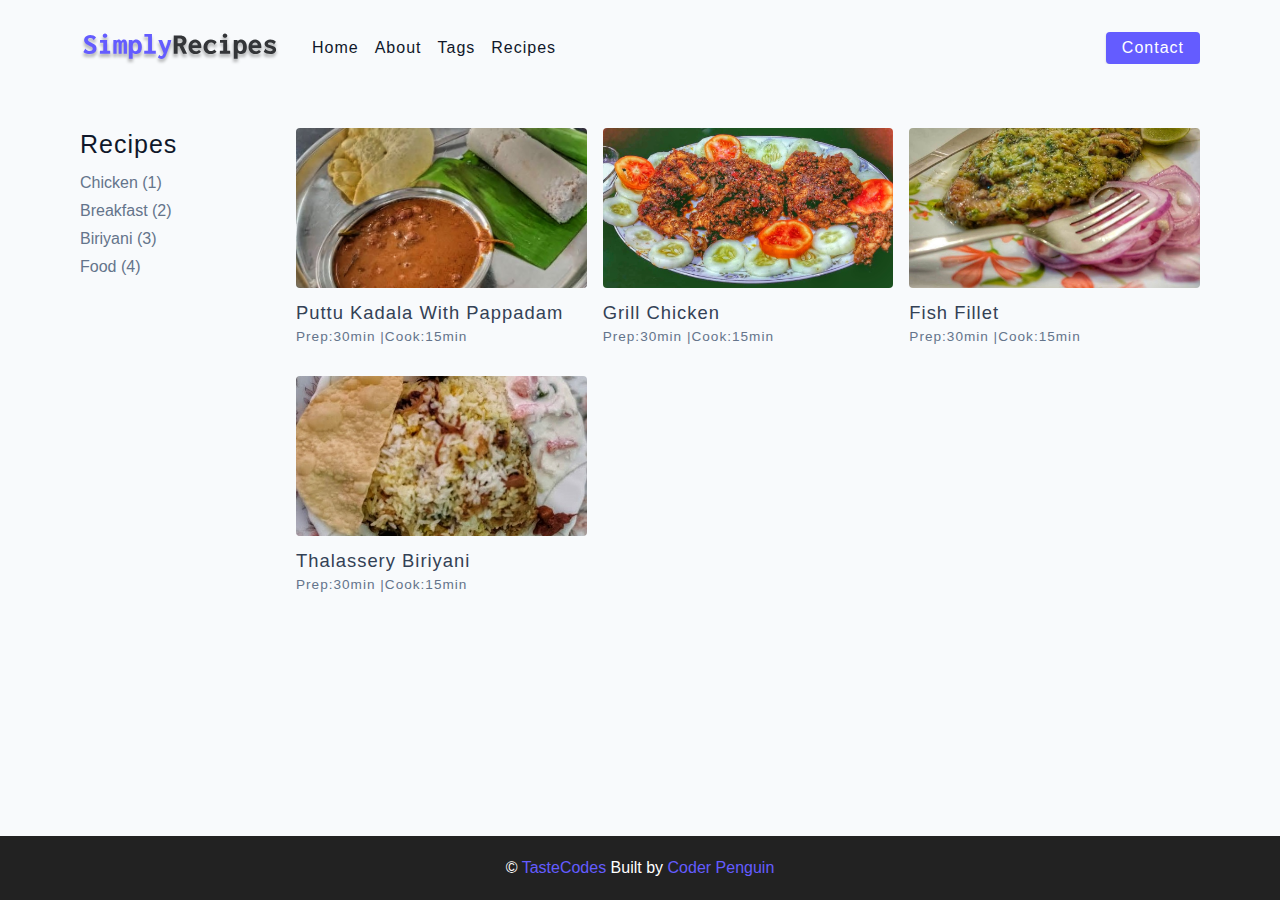
<file: recipes.html>
<!DOCTYPE html>
<html lang="en">

<head>
    <meta charset="UTF-8" />
    <meta http-equiv="X-UA-Compatible" content="IE=edge" />
    <meta name="viewport" content="width=device-width, initial-scale=1.0" />
    <title>Recipes || Starter</title>
    <!-- favicon -->
    <link rel="shortcut icon" href="./assets/favicon1.ico" type="image/x-icon" />
    <!-- normalize -->
    <link rel="stylesheet" href="./css/normalize.css" />
    <!-- font-awesome -->
    <link rel="stylesheet" href="https://cdnjs.cloudflare.com/ajax/libs/font-awesome/5.14.0/css/all.min.css" />
    <!-- main css -->
    <link rel="stylesheet" href="./css/main.css" />
</head>

<body>
    <!-- nav  -->
    <nav class="navbar">
        <div class="nav-center">
            <div class="nav-header">
                <a href="index.html" class="nav-logo">
                    <img src="./assets/logo.svg" alt="simply recipes" />
                </a>
                <button class="nav-btn btn">
          <i class="fas fa-align-justify"></i>
        </button>
            </div>
            <div class="nav-links">
                <a href="index.html" class="nav-link"> home </a>
                <a href="about.html" class="nav-link"> about </a>
                <a href="tags.html" class="nav-link"> tags </a>
                <a href="recipes.html" class="nav-link"> recipes </a>

                <div class="nav-link contact-link">
                    <a href="contact.html" class="btn"> contact </a>
                </div>
            </div>
        </div>
    </nav>
    <!-- end of nav -->
    <!-- main -->
    <main class="page">
        <!--recipes container-->
        <section class="recipes-container">
            <!--tags container-->
            <div class="tags-container">
                <h4>Recipes</h4>
                <div class="tags-list">
                    <a href="tag-template.html">Chicken (1)</a>
                    <a href="tag-template.html">breakfast (2)</a>
                    <a href="tag-template.html">Biriyani (3)</a>
                    <a href="tag-template.html">Food (4)</a>
                </div>
            </div>
            <!--end of tags container-->
            <!--recipes list-->
            <div class=" recipes-list ">
                <!--single recipes-->
                <a href="single-recipe.html" class="recipe">
                    <img src="./assets/recipes/puttu kadala.jpeg" class="img recipe-img" alt="" />
                    <h5>Puttu Kadala with Pappadam</h5>
                    <p>Prep:30min |Cook:15min
                    </p>
                </a>
                <!--end of single recipes-->
                <!--single recipes-->
                <a href="single-recipe.html" class="recipe">
                    <img src="./assets/recipes/grillchicken.jpeg" class="img recipe-img" alt="" />
                    <h5>Grill Chicken</h5>
                    <p>Prep:30min |Cook:15min
                    </p>
                    <!--single recipes-->
                    <a href="single-recipe.html" class="recipe">
                        <img src="./assets/recipes/fish fillet.jpeg" class="img recipe-img" alt="" />
                        <h5>Fish Fillet</h5>
                        <p>Prep:30min |Cook:15min
                        </p>
                    </a>
                    <!--end of single recipes-->
                    <!--single recipes-->
                    <a href="single-recipe.html" class="recipe">
                        <img src="./assets/recipes/thalassery biriyani.jpeg" class="img recipe-img" alt="" />
                        <h5>Thalassery Biriyani
                        </h5>
                        <p>Prep:30min |Cook:15min
                        </p>
                    </a>
                    <!--end of single recipes-->
            </div>
            <!--end of recipes list-->
        </section>
        <!--end of recipes container-->
    </main>
    <!-- end of main -->
    <!-- footer -->
    <!--footer-->
    <footer class="page-footer ">
        <p>&copy;
            <span id="date "></span>
            <span class="footer-logo ">TasteCodes
            </span>Built by
            <a href="https://www.google.com/ ">Coder Penguin</p>
</footer>
    <script src="./js/app.js"></script>
</body>

</html>
</file>
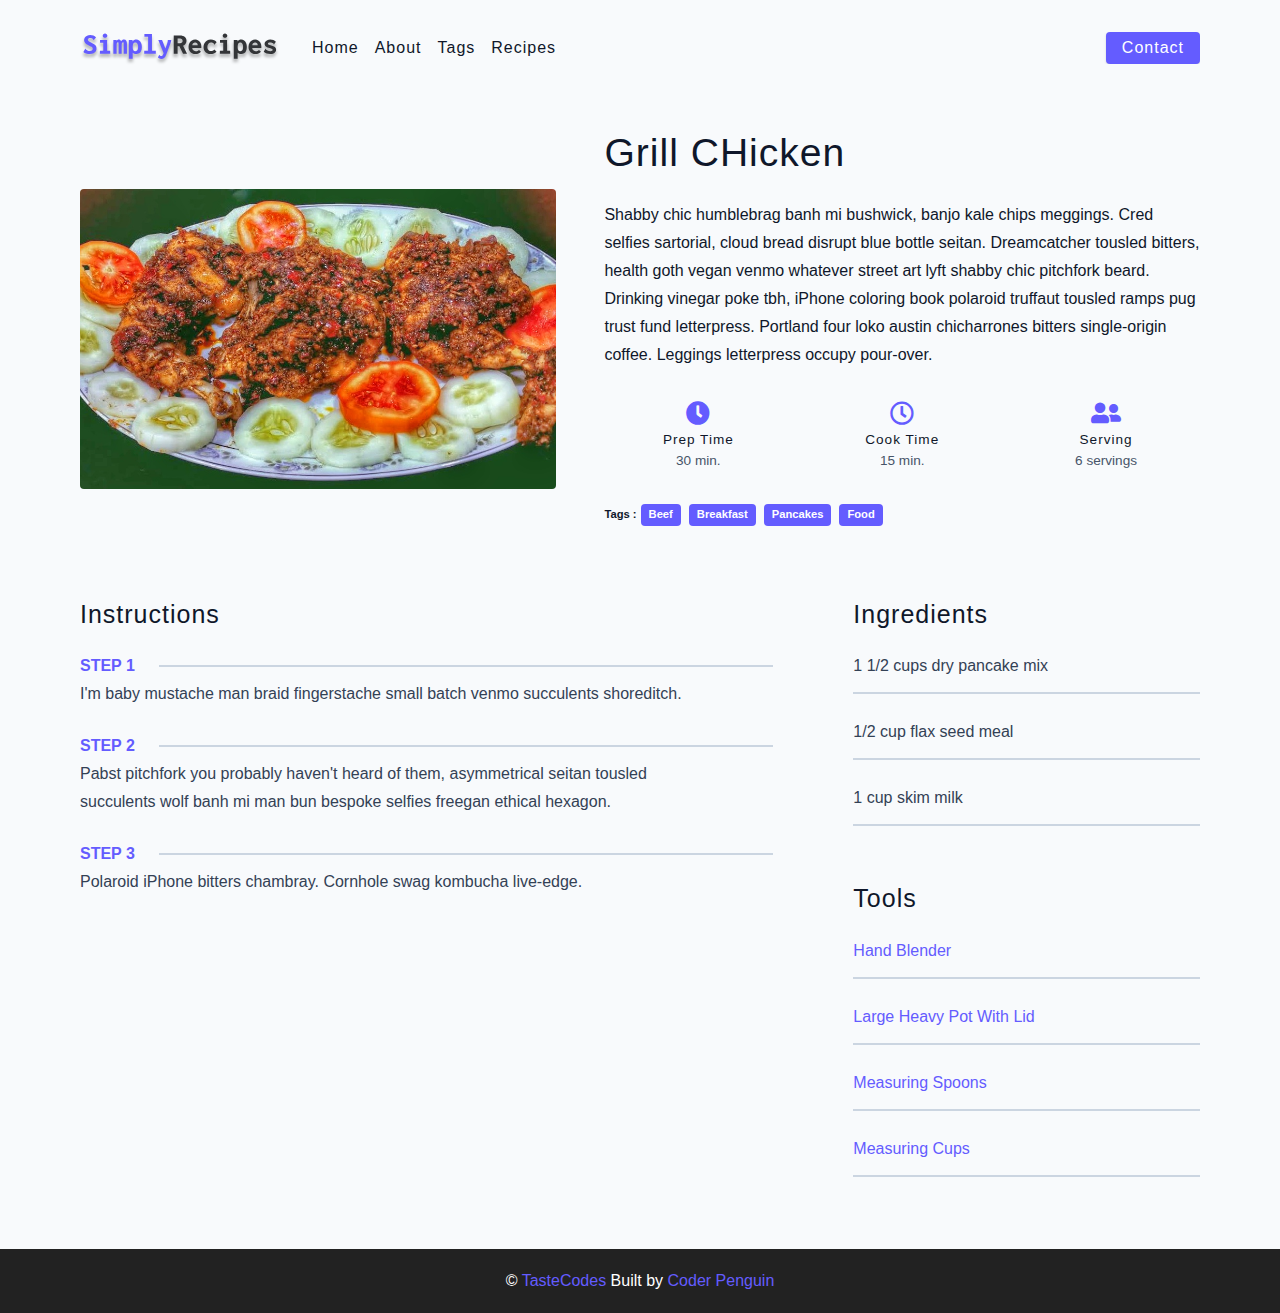
<file: single-recipe.html>
<!DOCTYPE html>
<html lang="en">

<head>
    <meta charset="UTF-8" />
    <meta http-equiv="X-UA-Compatible" content="IE=edge" />
    <meta name="viewport" content="width=device-width, initial-scale=1.0" />
    <title>Single Recipe || Starter</title>
    <!-- favicon -->
    <link rel="shortcut icon" href="./assets/favicon1.ico" type="image/x-icon" />
    <!-- normalize -->
    <link rel="stylesheet" href="./css/normalize.css" />
    <!-- font-awesome -->
    <link rel="stylesheet" href="https://cdnjs.cloudflare.com/ajax/libs/font-awesome/5.14.0/css/all.min.css" />
    <!-- main css -->
    <link rel="stylesheet" href="./css/main.css" />
</head>

<body>
    <!-- nav  -->
    <nav class="navbar">
        <div class="nav-center">
            <div class="nav-header">
                <a href="index.html" class="nav-logo">
                    <img src="./assets/logo.svg" alt="simply recipes" />
                </a>
                <button class="nav-btn btn">
          <i class="fas fa-align-justify"></i>
        </button>
            </div>
            <div class="nav-links">
                <a href="index.html" class="nav-link"> home </a>
                <a href="about.html" class="nav-link"> about </a>
                <a href="tags.html" class="nav-link"> tags </a>
                <a href="recipes.html" class="nav-link"> recipes </a>

                <div class="nav-link contact-link">
                    <a href="contact.html" class="btn"> contact </a>
                </div>
            </div>
        </div>
    </nav>
    <!-- end of nav -->
    <main class="page">
        <div class="recipe-page">
            <section class="recipe-hero">
                <img src="./assets/recipes/grillchicken.jpeg" class="img recipe-hero-img" alt="grillchicken " />
                <article>
                    <h2>Grill CHicken</h2>
                    <p>Shabby chic humblebrag banh mi bushwick, banjo kale chips meggings. Cred selfies sartorial, cloud bread disrupt blue bottle seitan. Dreamcatcher tousled bitters, health goth vegan venmo whatever street art lyft shabby chic pitchfork
                        beard. Drinking vinegar poke tbh, iPhone coloring book polaroid truffaut tousled ramps pug trust fund letterpress. Portland four loko austin chicharrones bitters single-origin coffee. Leggings letterpress occupy pour-over.
                    </p>
                    <!-- recipe icons-->
                    <div class="recipe-icons">
                        <!-- single recipe icon -->
                        <article>
                            <i class="fas fa-clock"></i>
                            <h5>prep time</h5>
                            <p>30 min.</p>
                        </article>
                        <article>
                            <i class="far fa-clock"></i>
                            <h5>cook time</h5>
                            <p>15 min.</p>
                        </article>
                        <article>
                            <i class="fas fa-user-friends"></i>
                            <h5>serving</h5>
                            <p>6 servings</p>
                        </article>
                    </div>
                    <!-- recipe tags-->

                    <p class="recipe-tags">
                        Tags : <a href="tag-template.html">beef</a>
                        <a href="tag-template.html">breakfast</a>
                        <a href="tag-template.html">pancakes</a>
                        <a href="tag-template.html">food</a>
                    </p>
                </article>
            </section>
            <!-- recipe content -->
            <section class="recipe-content">
                <article>
                    <h4>Instructions</h4>
                    <!-- single instruction-->
                    <div class="single-instruction">
                        <header>
                            <p>Step 1
                            </p>
                            <div></div>
                        </header>
                        <p>
                            I'm baby mustache man braid fingerstache small batch venmo succulents shoreditch.
                        </p>
                    </div>
                    <!-- end of single instruction-->
                    <!-- single instruction -->
                    <div class="single-instruction">
                        <header>
                            <p>step 2</p>
                            <div></div>
                        </header>
                        <p>
                            Pabst pitchfork you probably haven't heard of them, asymmetrical seitan tousled succulents wolf banh mi man bun bespoke selfies freegan ethical hexagon.
                        </p>
                    </div>
                    <!-- end of single instruction -->
                    <!-- single instruction -->
                    <div class="single-instruction">
                        <header>
                            <p>step 3</p>
                            <div></div>
                        </header>
                        <p>
                            Polaroid iPhone bitters chambray. Cornhole swag kombucha live-edge.
                        </p>
                    </div>
                    <!-- end of single instruction -->
                </article>
                <article class="second-column">
                    <div>
                        <h4>ingredients</h4>
                        <p class="single-ingredient">1 1/2 cups dry pancake mix</p>
                        <p class="single-ingredient">1/2 cup flax seed meal</p>
                        <p class="single-ingredient">1 cup skim milk</p>
                    </div>
                    <div>
                        <h4>tools</h4>
                        <p class="single-tool">Hand Blender</p>
                        <p class="single-tool">Large Heavy Pot With Lid</p>
                        <p class="single-tool">Measuring Spoons</p>
                        <p class="single-tool">Measuring Cups</p>
                    </div>
                </article>
            </section>
        </div>
    </main>
    <!-- footer -->
    <!--footer-->
    <footer class="page-footer ">
        <p>&copy;
            <span id="date "></span>
            <span class="footer-logo ">TasteCodes
                </span>Built by
            <a href="https://www.google.com/ ">Coder Penguin</p>
    </footer>
    <script src="./js/app.js "></script>
</body>

</html>


</body>

</html>
</file>
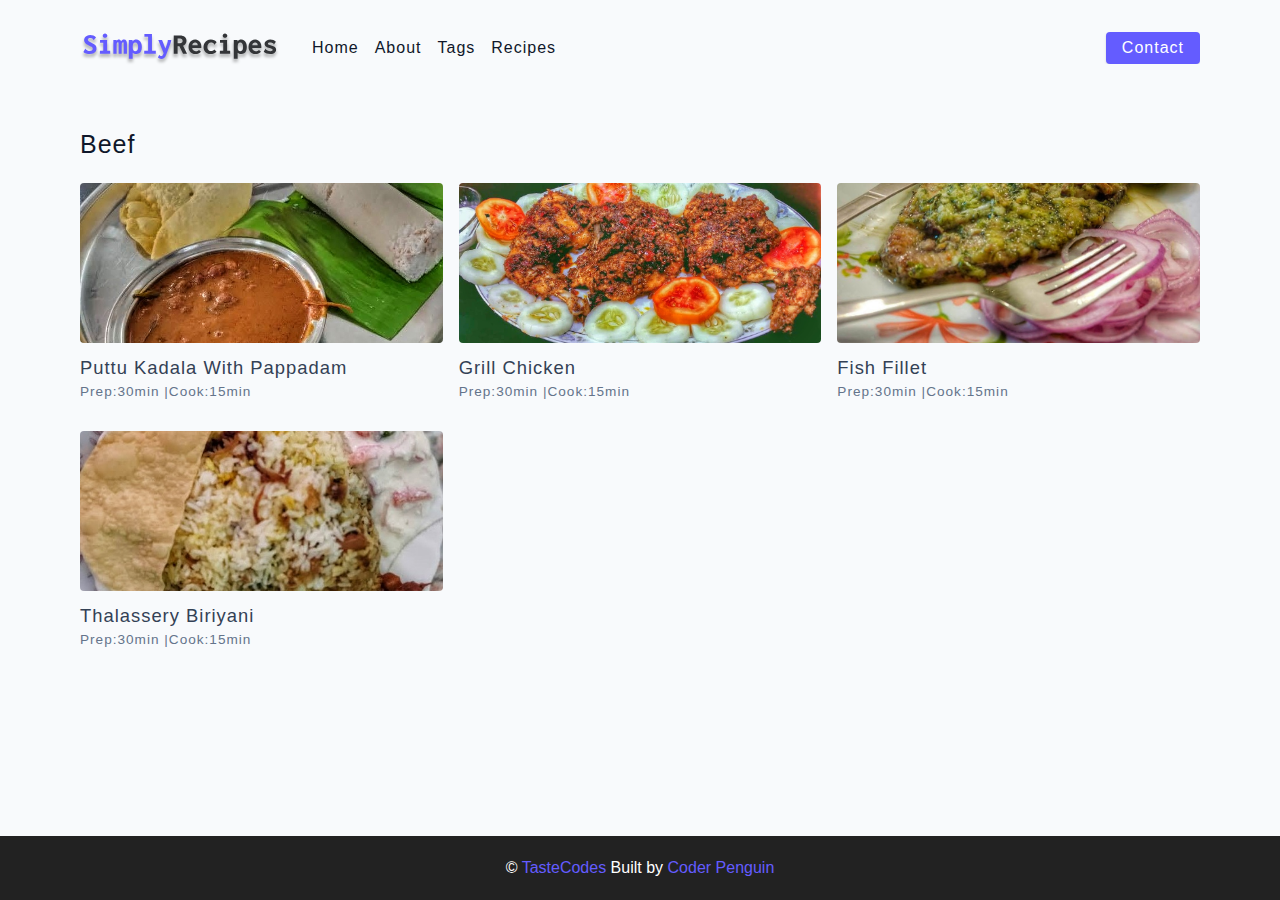
<file: tag-template.html>
<!DOCTYPE html>
<html lang="en">

<head>
    <meta charset="UTF-8" />
    <meta http-equiv="X-UA-Compatible" content="IE=edge" />
    <meta name="viewport" content="width=device-width, initial-scale=1.0" />
    <title>Beef|| Starter</title>
    <!-- favicon -->
    <link rel="shortcut icon" href="./assets/favicon1.ico" type="image/x-icon" />
    <!-- normalize -->
    <link rel="stylesheet" href="./css/normalize.css" />
    <!-- font-awesome -->
    <link rel="stylesheet" href="https://cdnjs.cloudflare.com/ajax/libs/font-awesome/5.14.0/css/all.min.css" />
    <!-- main css -->
    <link rel="stylesheet" href="./css/main.css" />
</head>

<body>
    <!-- nav  -->
    <nav class="navbar">
        <div class="nav-center">
            <div class="nav-header">
                <a href="index.html" class="nav-logo">
                    <img src="./assets/logo.svg" alt="simply recipes" />
                </a>
                <button class="nav-btn btn">
          <i class="fas fa-align-justify"></i>
        </button>
            </div>
            <div class="nav-links">
                <a href="index.html" class="nav-link"> home </a>
                <a href="about.html" class="nav-link"> about </a>
                <a href="tags.html" class="nav-link"> tags </a>
                <a href="recipes.html" class="nav-link"> recipes </a>

                <div class="nav-link contact-link">
                    <a href="contact.html" class="btn"> contact </a>
                </div>
            </div>
        </div>
    </nav>
    <!-- end of nav -->
    <main class="page">
        <div class="featured-recipes">
            <h4>Beef</h4>
            <!--recipes list-->
            <div class=" recipes-list ">
                <!--single recipes-->
                <a href="single-recipe.html" class="recipe">
                    <img src="./assets/recipes/puttu kadala.jpeg" class="img recipe-img" alt="" />
                    <h5>Puttu Kadala with Pappadam</h5>
                    <p>Prep:30min |Cook:15min
                    </p>
                </a>
                <!--end of single recipes-->
                <!--single recipes-->
                <a href="single-recipe.html" class="recipe">
                    <img src="./assets/recipes/grillchicken.jpeg" class="img recipe-img" alt="" />
                    <h5>Grill Chicken</h5>
                    <p>Prep:30min |Cook:15min
                    </p>
                    <!--single recipes-->
                    <a href="single-recipe.html" class="recipe">
                        <img src="./assets/recipes/fish fillet.jpeg" class="img recipe-img" alt="" />
                        <h5>Fish Fillet</h5>
                        <p>Prep:30min |Cook:15min
                        </p>
                    </a>
                    <!--end of single recipes-->
                    <!--single recipes-->
                    <a href="single-recipe.html" class="recipe">
                        <img src="./assets/recipes/thalassery biriyani.jpeg" class="img recipe-img" alt="" />
                        <h5>Thalassery Biriyani
                        </h5>
                        <p>Prep:30min |Cook:15min
                        </p>
                    </a>
                    <!--end of single recipes-->
            </div>
            <!--end of recipes list-->

        </div>

    </main>
    <!-- footer -->
    <!--footer-->
    <footer class="page-footer ">
        <p>&copy;
            <span id="date "></span>
            <span class="footer-logo ">TasteCodes
                </span>Built by
            <a href="https://www.google.com/ ">Coder Penguin</p>
    </footer>
    <script src="./js/app.js"></script>
</body>

</html>
</file>
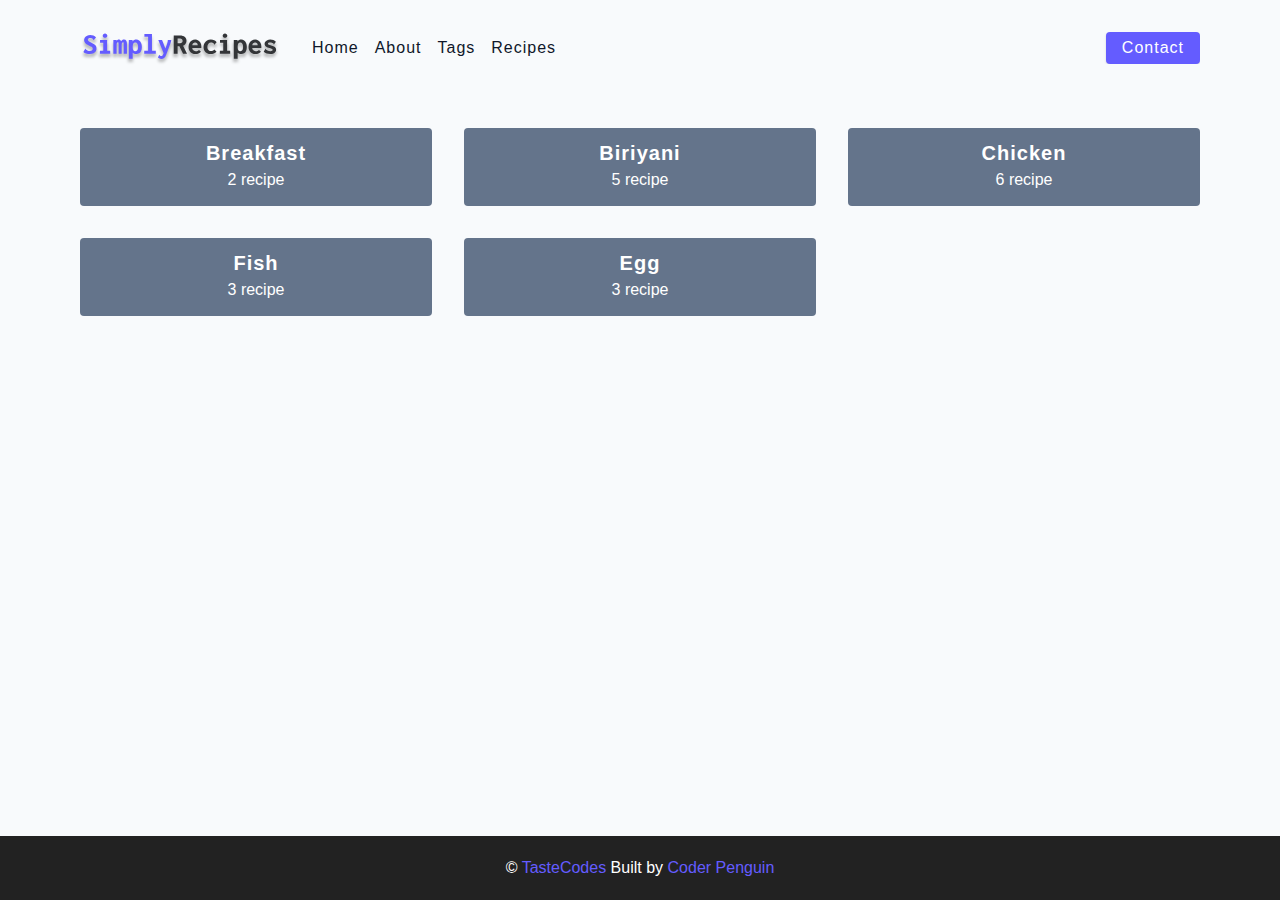
<file: tags.html>
<!DOCTYPE html>
<html lang="en">

<head>
    <meta charset="UTF-8" />
    <meta http-equiv="X-UA-Compatible" content="IE=edge" />
    <meta name="viewport" content="width=device-width, initial-scale=1.0" />
    <title>Tags || Starter</title>
    <!-- favicon -->
    <link rel="shortcut icon" href="./assets/favicon1.ico" type="image/x-icon" />
    <!-- normalize -->
    <link rel="stylesheet" href="./css/normalize.css" />
    <!-- font-awesome -->
    <link rel="stylesheet" href="https://cdnjs.cloudflare.com/ajax/libs/font-awesome/5.14.0/css/all.min.css" />
    <!-- main css -->
    <link rel="stylesheet" href="./css/main.css" />
</head>

<body>
    <nav class="navbar">
        <div class="nav-center">
            <div class="nav-header">
                <a href="index.html" class="nav-logo">
                    <img src="./assets/logo.svg" alt="simply recipes" />
                </a>
                <button class="nav-btn btn">
            <i class="fas fa-align-justify"></i>
          </button>
            </div>
            <div class="nav-links">
                <a href="index.html" class="nav-link"> home </a>
                <a href="about.html" class="nav-link"> about </a>
                <a href="tags.html" class="nav-link"> tags </a>
                <a href="recipes.html" class="nav-link"> recipes </a>

                <div class="nav-link contact-link">
                    <a href="contact.html" class="btn"> contact </a>
                </div>
            </div>
        </div>
    </nav>
    <!-- end of nav -->
    <main class="page">
        <section class="tags-wrapper">
            <!--Single tag-->
            <a href="breakfast.html" class="tag">
                <h5>Breakfast</h5>
                <p>2 recipe</p>
            </a>
            <!--End of single tag-->
            <!--Single tag-->
            <a href="biriyani.html" class="tag">
                <h5>Biriyani</h5>
                <p>5 recipe</p>
            </a>
            <!--End of single tag-->
            <!--Single tag-->
            <a href="chicken.html" class="tag">
                <h5>Chicken</h5>
                <p>6 recipe</p>
                <!--End of single tag-->
            </a>
            <!--Single tag-->
            <a href="fish.html" class="tag">
                <h5>Fish</h5>
                <p>3 recipe</p>
            </a>
            <!--End of single tag-->
            <!--Single tag-->
            <a href="egg.html" class="tag">
                <h5>Egg</h5>
                <p>3 recipe</p>
            </a>
            <!--End of single tag-->
        </section>
    </main>
    <!-- footer -->
    <!--footer-->
    <footer class="page-footer ">
        <p>&copy;
            <span id="date "></span>
            <span class="footer-logo ">TasteCodes
                </span>Built by
            <a href="https://www.google.com/ ">Coder Penguin</p>
    </footer>
    <script src="./js/app.js"></script>
</body>

</html>

</body>

</html>
</file>
<file: css/main.css>
*,
::after,
::before {
    box-sizing: border-box;
}


/* fonts */

@import url('https://fonts.googleapis.com/css2?family=Roboto:wght@400;500;600&family=Montserrat&display=swap');
html {
    font-size: 100%;
}


/*16px*/

:root {
    /* colors */
    --primary-100: #e2e0ff;
    --primary-200: #c1beff;
    --primary-300: #a29dff;
    --primary-400: #837dff;
    --primary-500: #645cff;
    --primary-600: #504acc;
    --primary-700: #3c3799;
    --primary-800: #282566;
    --primary-900: #141233;
    /* grey */
    --grey-50: #f8fafc;
    --grey-100: #f1f5f9;
    --grey-200: #e2e8f0;
    --grey-300: #cbd5e1;
    --grey-400: #94a3b8;
    --grey-500: #64748b;
    --grey-600: #475569;
    --grey-700: #334155;
    --grey-800: #1e293b;
    --grey-900: #0f172a;
    /* rest of the colors */
    --black: #222;
    --white: #fff;
    --red-light: #f8d7da;
    --red-dark: #842029;
    --green-light: #d1e7dd;
    --green-dark: #0f5132;
    /* fonts  */
    --headingFont: 'Roboto', sans-serif;
    --bodyFont: 'Nunito', sans-serif;
    --smallText: 0.7em;
    /* rest of the vars */
    --backgroundColor: var(--grey-50);
    --textColor: var(--grey-900);
    --borderRadius: 0.25rem;
    --letterSpacing: 1px;
    --transition: 0.3s ease-in-out all;
    --max-width: 1120px;
    --fixed-width: 600px;
    /* box shadow*/
    --shadow-1: 0 1px 3px 0 rgba(0, 0, 0, 0.1), 0 1px 2px 0 rgba(0, 0, 0, 0.06);
    --shadow-2: 0 4px 6px -1px rgba(0, 0, 0, 0.1), 0 2px 4px -1px rgba(0, 0, 0, 0.06);
    --shadow-3: 0 10px 15px -3px rgba(0, 0, 0, 0.1), 0 4px 6px -2px rgba(0, 0, 0, 0.05);
    --shadow-4: 0 20px 25px -5px rgba(0, 0, 0, 0.1), 0 10px 10px -5px rgba(0, 0, 0, 0.04);
}

body {
    background: var(--backgroundColor);
    font-family: var(--bodyFont);
    font-weight: 400;
    line-height: 1.75;
    color: var(--textColor);
}

p {
    margin-top: 0;
    margin-bottom: 1.5rem;
    max-width: 40em;
}

h1,
h2,
h3,
h4,
h5 {
    margin: 0;
    margin-bottom: 1.38rem;
    font-family: var(--headingFont);
    font-weight: 400;
    line-height: 1.3;
    text-transform: capitalize;
    letter-spacing: var(--letterSpacing);
}

h1 {
    margin-top: 0;
    font-size: 3.052rem;
}

h2 {
    font-size: 2.441rem;
}

h3 {
    font-size: 1.953rem;
}

h4 {
    font-size: 1.563rem;
}

h5 {
    font-size: 1.25rem;
}

small,
.text-small {
    font-size: var(--smallText);
}

a {
    text-decoration: none;
}

ul {
    list-style-type: none;
    padding: 0;
}

.img {
    width: 100%;
    display: block;
    object-fit: cover;
}


/* buttons */

.btn {
    cursor: pointer;
    color: var(--white);
    background: var(--primary-500);
    border: transparent;
    border-radius: var(--borderRadius);
    letter-spacing: var(--letterSpacing);
    padding: 0.375rem 0.75rem;
    box-shadow: var(--shadow-1);
    transition: var(--transtion);
    text-transform: capitalize;
    display: inline-block;
}

.btn:hover {
    background: var(--primary-700);
    box-shadow: var(--shadow-3);
}

.btn-hipster {
    color: var(--primary-500);
    background: var(--primary-200);
}

.btn-hipster:hover {
    color: var(--primary-200);
    background: var(--primary-700);
}

.btn-block {
    width: 100%;
}


/* alerts */

.alert {
    padding: 0.375rem 0.75rem;
    margin-bottom: 1rem;
    border-color: transparent;
    border-radius: var(--borderRadius);
}

.alert-danger {
    color: var(--red-dark);
    background: var(--red-light);
}

.alert-success {
    color: var(--green-dark);
    background: var(--green-light);
}


/* form */

.form {
    width: 90vw;
    max-width: var(--fixed-width);
    background: var(--white);
    border-radius: var(--borderRadius);
    box-shadow: var(--shadow-2);
    padding: 2rem 2.5rem;
    margin: 3rem auto;
}

.form-label {
    display: block;
    font-size: var(--smallText);
    margin-bottom: 0.5rem;
    text-transform: capitalize;
    letter-spacing: var(--letterSpacing);
}

.form-input,
.form-textarea {
    width: 100%;
    padding: 0.375rem 0.75rem;
    border-radius: var(--borderRadius);
    background: var(--backgroundColor);
    border: 1px solid var(--grey-200);
}

.form-row {
    margin-bottom: 1rem;
}

.form-textarea {
    height: 7rem;
}

::placeholder {
    font-family: inherit;
    color: var(--grey-400);
}

.form-alert {
    color: var(--red-dark);
    letter-spacing: var(--letterSpacing);
    text-transform: capitalize;
}


/* alert */

@keyframes spinner {
    to {
        transform: rotate(360deg);
    }
}

.loading {
    width: 6rem;
    height: 6rem;
    border: 5px solid var(--grey-400);
    border-radius: 50%;
    border-top-color: var(--primary-500);
    animation: spinner 0.6s linear infinite;
}

.loading {
    margin: 0 auto;
}


/* title */

.title {
    text-align: center;
}

.title-underline {
    background: var(--primary-500);
    width: 7rem;
    height: 0.25rem;
    margin: 0 auto;
    margin-top: -1rem;
}


/*
=============== 
Navbar
===============
*/

.navbar {
    display: flex;
    align-items: center;
    justify-content: center;
}

.nav-center {
    width: 90vw;
    max-width: var(--max-width);
}

.nav-header {
    height: 6rem;
    display: flex;
    justify-content: space-between;
    align-items: center;
}

.nav-header img {
    width: 200px;
}

.nav-logo {
    display: flex;
    align-items: flex-end;
}

.nav-btn {
    padding: 0.15rem 0.75rem;
}

.nav-btn i {
    font-size: 1.25rem;
}

.nav-links {
    height: 0;
    overflow: hidden;
    display: flex;
    flex-direction: column;
    transition: var(--transition);
}

.show-links {
    height: 23.9375rem;
}

.nav-link {
    display: block;
    text-align: center;
    font-size: 1.25rem;
    text-transform: capitalize;
    color: var(--grey-900);
    letter-spacing: var(--letterSpacing);
    padding: 1rem 0;
    border-top: 1px solid var(--grey-500);
    transition: var(--transition);
}

.nav-link:hover {
    color: var(--primary-500);
}

.contact-link a {
    padding: 0.15rem 1rem;
}

@media screen and (min-width: 992px) {
    .navbar {
        height: 6rem;
    }
    .nav-center {
        display: flex;
        align-items: center;
    }
    .nav-header {
        padding: 0;
        margin-right: 2rem;
        height: auto;
    }
    .nav-btn {
        display: none;
    }
    .nav-links {
        height: auto !important;
        flex-direction: row;
        align-items: center;
        width: 100%;
    }
    .nav-link {
        padding: 0;
        border-top: none;
        margin-right: 1rem;
        font-size: 1rem;
    }
    .contact-link {
        margin-right: 0;
        margin-left: auto;
    }
}


/*
=============== 
Page
===============
*/

.page {
    width: 90vw;
    max-width: var(--max-width);
    margin: 0 auto;
}

.page {
    padding-top: 2rem;
    min-height: calc(100vh - (6rem + 4rem));
}


/*
=============== 
Footer
===============
*/

.page-footer {
    text-align: center;
    height: 4rem;
    display: flex;
    align-items: center;
    justify-content: center;
    background: var(--black);
    color: var(--white);
}

.page-footer h5 {
    margin-top: 0;
    margin-bottom: 0;
}

.page-footer p {
    margin-bottom: 0;
}

.page-footer .footer-logo,
.page-footer a {
    color: var(--primary-500);
}


/*
=============== 
Hero
===============
*/

.hero {
    height: 40vh;
    position: relative;
    margin-bottom: 2rem;
    background: url('../assets/kerala\ sdaya1.jpg') center/cover no-repeat;
    border-radius: var(--borderRadius);
}

.hero-container {
    position: absolute;
    top: 0;
    left: 0;
    width: 100%;
    height: 100%;
    display: flex;
    align-items: center;
    justify-content: center;
    background: rgba(0, 0, 0, 0.4);
    border-radius: var(--borderRadius);
}

.hero-text {
    color: var(--white);
    text-align: center;
}

@media only screen and (min-width: 768px) {
    .hero-text h1 {
        font-size: 4rem;
        margin-bottom: 0;
    }
}


/*
=============== 
Recipes 
===============
*/

.recipes-container {
    display: grid;
    gap: 2rem 1rem;
}

.recipes-list {
    display: grid;
    gap: 2rem 1rem;
    padding-bottom: 3rem;
}

.tags-container {
    order: 1;
    display: flex;
    flex-direction: column;
    padding-bottom: 3rem;
    /* background: blue; */
}

.tags-container h4 {
    margin-bottom: 0.5rem;
    font-weight: 500;
}

.tags-list {
    display: grid;
    grid-template-columns: 1fr 1fr 1fr;
}

.tags-list a {
    text-transform: capitalize;
    display: block;
    color: var(--grey-500);
    transition: var(--transition);
}

.tags-list a:hover {
    color: var(--primary-500);
}

.recipe {
    display: block;
}

.recipe-img {
    height: 15rem;
    border-radius: var(--borderRadius);
    margin-bottom: 1rem;
}

.recipe h5 {
    margin-bottom: 0;
    margin-top: 0.25rem;
    line-height: 1;
    color: var(--grey-700);
}

.recipe p {
    margin-bottom: 0;
    line-height: 1;
    color: var(--grey-500);
    margin-top: 0.5rem;
    letter-spacing: var(--letterSpacing);
}

@media screen and (min-width: 576px) {
    .recipes-list {
        grid-template-columns: 1fr 1fr;
    }
    .recipe-img {
        height: 10rem;
    }
}

@media screen and (min-width: 992px) {
    .recipes-container {
        grid-template-columns: 200px 1fr;
        gap: 1rem;
    }
    .recipes-list {
        grid-template-columns: 1fr 1fr;
    }
    .recipe p {
        font-size: 0.85rem;
    }
    .tags-container {
        order: 0;
        /* background: blue; */
    }
    .tags-list {
        display: grid;
        grid-template-columns: 1fr;
    }
}

@media screen and (min-width: 1200px) {
    .recipe h5 {
        font-size: 1.15rem;
    }
    .recipes-list {
        grid-template-columns: 1fr 1fr 1fr;
    }
}


/*
=============== 
Error
===============
*/

.error-page {
    text-align: center;
    padding-top: 5rem;
}

.error-page h1 {
    font-size: 9rem;
}


/*
=============== 
About Page
===============
*/

.about-page h2 {
    text-transform: none;
    font-weight: bold;
}

.about-page {
    display: grid;
    gap: 2rem 4rem;
    padding-bottom: 3rem;
}

.about-img {
    border-radius: var(--borderRadius);
    height: 300px;
}

@media screen and (min-width: 992px) {
    .about-page {
        grid-template-columns: 1fr 1fr;
        grid-template-rows: 400px;
        align-items: center;
    }
    .about-img {
        height: 100%;
    }
}

.featured-title {
    text-align: center;
}


/*
=============== 
Contact Page
===============
*/

.contact-form {
    width: 100%;
    margin: 0;
}

.contact-container {
    display: grid;
    gap: 2rem 3rem;
    padding-bottom: 3rem;
}

@media screen and (min-width: 992px) {
    .contact-container {
        grid-template-columns: 1fr 450px;
        align-items: center;
    }
}


/*
=============== 
Tags Page
===============
*/

.tags-wrapper {
    display: grid;
    gap: 2rem;
    padding-bottom: 3rem;
}

.tag {
    background: var(--grey-500);
    border-radius: var(--borderRadius);
    text-align: center;
    color: var(--white);
    transition: var(--transition);
    padding: 0.75rem 0;
}

.tag:hover {
    background: var(--primary-500);
}

.tag h5,
.tag p {
    margin-bottom: 0;
}

.tag h5 {
    font-weight: 600;
}

@media screen and (min-width: 576px) {
    .tags-wrapper {
        grid-template-columns: 1fr 1fr;
    }
}

@media screen and (min-width: 992px) {
    .tags-wrapper {
        grid-template-columns: 1fr 1fr 1fr;
    }
}


/*
=============== 
Recipe Template
===============
*/

.recipe-hero {
    display: grid;
    gap: 3rem;
}

.recipe-hero-img {
    height: 300px;
    border-radius: var(--borderRadius);
}

.recipe-info p {
    color: var(--grey-600);
}

.recipe-icons {
    display: grid;
    grid-template-columns: repeat(3, 1fr);
    gap: 1rem;
    margin: 2rem 0;
    text-align: center;
}

.recipe-icons i {
    font-size: 1.5rem;
    color: var(--primary-500);
}

.recipe-icons h5,
.recipe-icons p {
    margin-bottom: 0;
    font-size: 0.85em;
}

.recipe-icons p {
    color: var(--grey-600);
}

.recipe-tags {
    display: flex;
    align-items: center;
    flex-wrap: wrap;
    font-size: 0.7em;
    font-weight: 600;
}

.recipe-tags a {
    background: var(--primary-500);
    border-radius: var(--borderRadius);
    color: var(--white);
    padding: 0.05rem 0.5rem;
    margin: 0 0.25rem;
    text-transform: capitalize;
}

@media screen and (min-width: 992px) {
    .recipe-hero {
        grid-template-columns: 4fr 5fr;
        align-items: center;
    }
}

.recipe-content {
    padding: 3rem 0;
    display: grid;
    gap: 2rem 5rem;
}

@media screen and (min-width: 992px) {
    .recipe-content {
        grid-template-columns: 2fr 1fr;
    }
}

.single-instruction header {
    display: grid;
    grid-template-columns: auto 1fr;
    gap: 1.5rem;
    align-items: center;
}

.single-instruction header p {
    text-transform: uppercase;
    font-weight: 600;
    color: var(--primary-500);
    margin-bottom: 0;
}

.single-instruction>p {
    color: var(--grey-700);
}

.single-instruction header div {
    height: 2px;
    background: var(--grey-300);
}

.second-column {
    display: grid;
    row-gap: 2rem;
}

.single-ingredient {
    border-bottom: 2px solid var(--grey-300);
    padding-bottom: 0.75rem;
    color: var(--grey-700);
}

.single-tool {
    border-bottom: 2px solid var(--grey-300);
    padding-bottom: 0.75rem;
    color: var(--primary-500);
    text-transform: capitalize;
}
</file>
